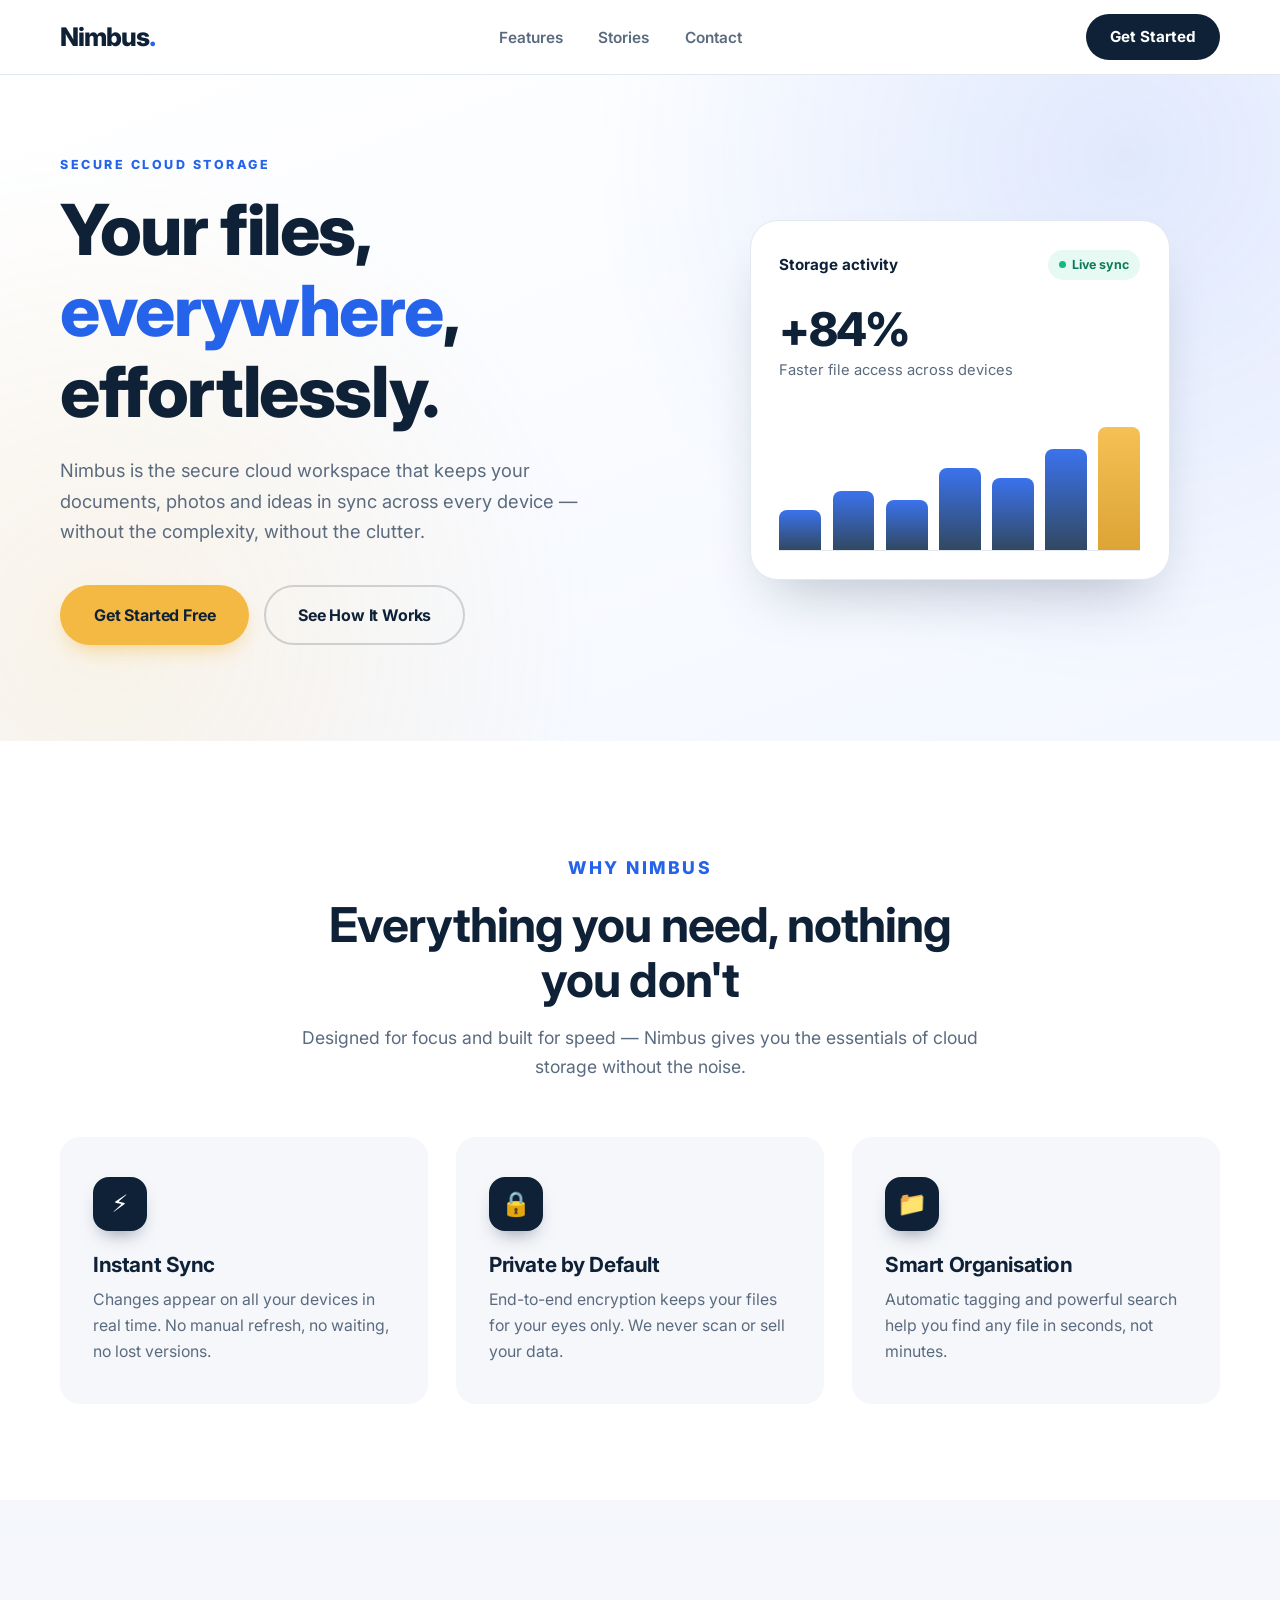
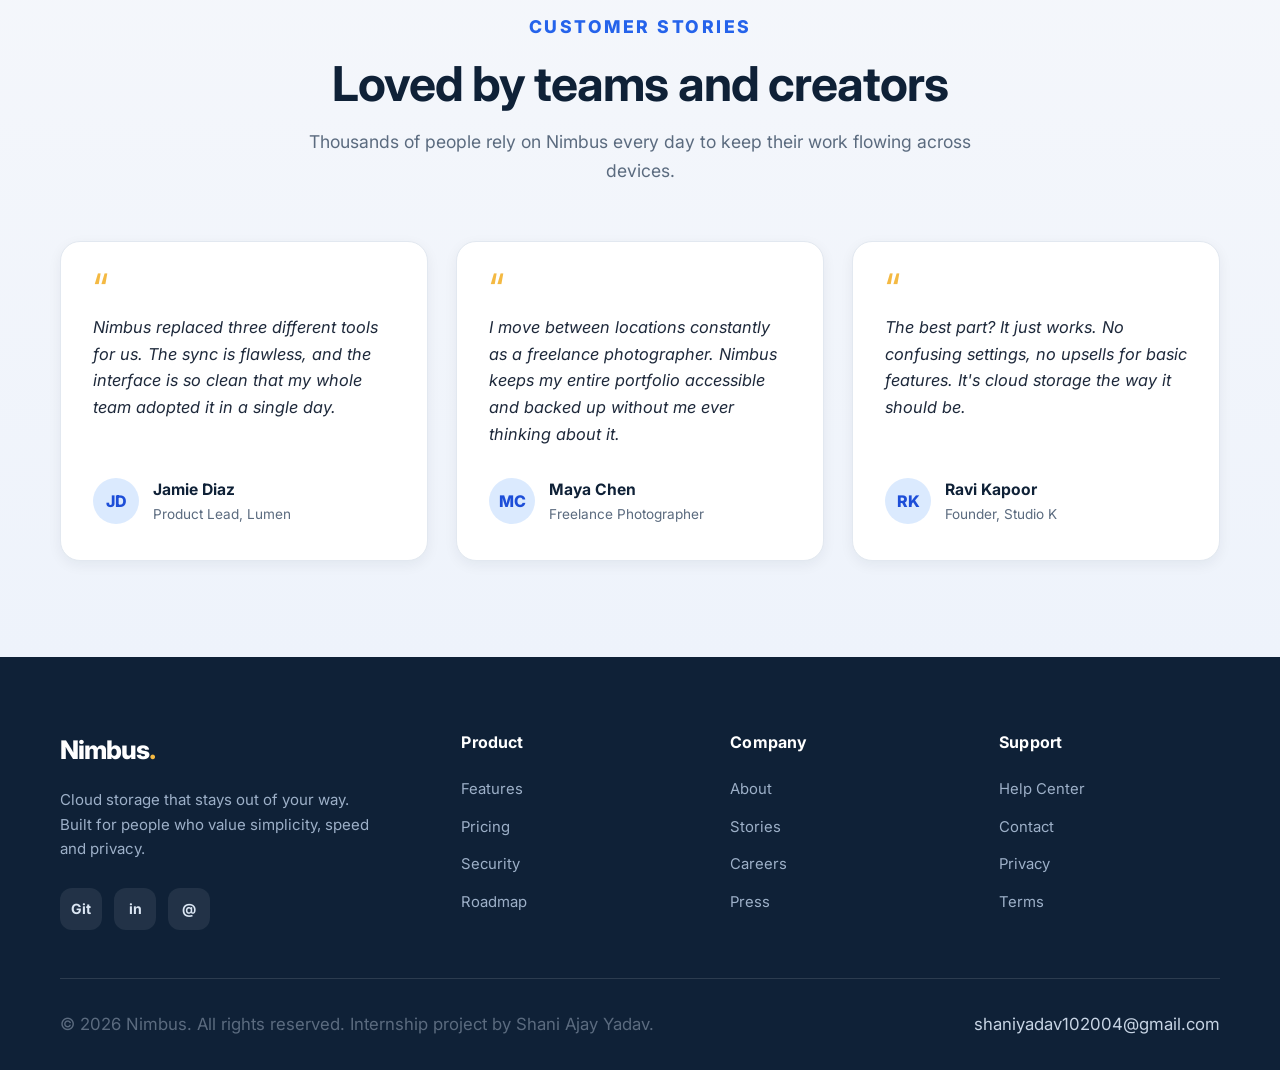
<file: WebDev-L1-LandingPage/index.html>
<!DOCTYPE html>
<html lang="en">
<head>
  <meta charset="UTF-8">
  <meta name="viewport" content="width=device-width, initial-scale=1.0">
  <meta name="description" content="Nimbus — secure cloud storage that keeps your files in sync across every device.">
  <title>Nimbus — Your files, everywhere, effortlessly</title>
  <link rel="stylesheet"  href="style.css">
  <link rel="preconnect" href="https://fonts.googleapis.com">
  <link rel="preconnect" href="https://fonts.gstatic.com" crossorigin>
  <link href="https://fonts.googleapis.com/css2?family=Inter:opsz,wght@14..32,400;14..32,500;14..32,600;14..32,700;14..32,800&display=swap" rel="stylesheet">
  <style>
    </style>
</head>
<body>

  <!-- ============================================================
       STICKY NAVIGATION BAR
       ============================================================ -->
  <header class="site-header">
    <nav class="navbar container" aria-label="Main navigation">
      <a href="#top" class="logo">Nimbus<span>.</span></a>

      <ul class="nav-links">
        <li><a href="#features">Features</a></li>
        <li><a href="#stories">Stories</a></li>
        <li><a href="#contact">Contact</a></li>
      </ul>

      <a href="#contact" class="nav-cta">Get Started</a>
    </nav>
  </header>

  <main id="top">

    <!-- ============================================================
         HERO SECTION
         ============================================================ -->
    <section class="hero" aria-labelledby="hero-heading">
      <div class="container hero-grid">

        <!-- Hero copy -->
        <div class="hero-copy">
          <p class="eyebrow">Secure cloud storage</p>
          <h1 id="hero-heading">
            Your files, <span class="accent">everywhere</span>, effortlessly.
          </h1>
          <p class="hero-subheadline">
            Nimbus is the secure cloud workspace that keeps your documents,
            photos and ideas in sync across every device — without the
            complexity, without the clutter.
          </p>

          <div class="hero-actions">
            <a href="#contact" class="btn btn-primary">Get Started Free</a>
            <a href="#features" class="btn btn-outline">See How It Works</a>
          </div>
        </div>

        <!-- Hero illustration (CSS-only, no images) -->
        <div class="hero-visual" aria-hidden="true">
          <div class="visual-card">
            <div class="visual-top">
              <span class="visual-title">Storage activity</span>
              <span class="visual-badge">Live sync</span>
            </div>

            <div class="visual-stat">+84%</div>
            <p class="visual-caption">Faster file access across devices</p>

            <div class="visual-chart">
              <span></span>
              <span></span>
              <span></span>
              <span></span>
              <span></span>
              <span></span>
              <span></span>
            </div>
          </div>
        </div>

      </div>
    </section>

    <!-- ============================================================
         FEATURES SECTION
         ============================================================ -->
    <section id="features" class="section features" aria-labelledby="features-heading">
      <div class="container">

        <div class="section-head">
          <p class="eyebrow">Why Nimbus</p>
          <h2 id="features-heading">Everything you need, nothing you don't</h2>
          <p>
            Designed for focus and built for speed — Nimbus gives you the
            essentials of cloud storage without the noise.
          </p>
        </div>

        <div class="features-grid">

          <article class="feature-card">
            <div class="feature-icon" aria-hidden="true">⚡</div>
            <h3>Instant Sync</h3>
            <p>
              Changes appear on all your devices in real time. No manual
              refresh, no waiting, no lost versions.
            </p>
          </article>

          <article class="feature-card">
            <div class="feature-icon" aria-hidden="true">🔒</div>
            <h3>Private by Default</h3>
            <p>
              End-to-end encryption keeps your files for your eyes only.
              We never scan or sell your data.
            </p>
          </article>

          <article class="feature-card">
            <div class="feature-icon" aria-hidden="true">📁</div>
            <h3>Smart Organisation</h3>
            <p>
              Automatic tagging and powerful search help you find any file
              in seconds, not minutes.
            </p>
          </article>

        </div>
      </div>
    </section>

    <!-- ============================================================
         TESTIMONIALS / STORIES SECTION
         ============================================================ -->
    <section id="stories" class="section stories" aria-labelledby="stories-heading">
      <div class="container">

        <div class="section-head">
          <p class="eyebrow">Customer stories</p>
          <h2 id="stories-heading">Loved by teams and creators</h2>
          <p>
            Thousands of people rely on Nimbus every day to keep their work
            flowing across devices.
          </p>
        </div>

        <div class="stories-grid">

          <article class="story-card">
            <p class="story-quote">
              Nimbus replaced three different tools for us. The sync is
              flawless, and the interface is so clean that my whole team
              adopted it in a single day.
            </p>
            <div class="story-person">
              <div class="story-avatar" aria-hidden="true">JD</div>
              <div>
                <div class="story-name">Jamie Diaz</div>
                <div class="story-role">Product Lead, Lumen</div>
              </div>
            </div>
          </article>

          <article class="story-card">
            <p class="story-quote">
              I move between locations constantly as a freelance photographer.
              Nimbus keeps my entire portfolio accessible and backed up
              without me ever thinking about it.
            </p>
            <div class="story-person">
              <div class="story-avatar" aria-hidden="true">MC</div>
              <div>
                <div class="story-name">Maya Chen</div>
                <div class="story-role">Freelance Photographer</div>
              </div>
            </div>
          </article>

          <article class="story-card">
            <p class="story-quote">
              The best part? It just works. No confusing settings, no upsells
              for basic features. It's cloud storage the way it should be.
            </p>
            <div class="story-person">
              <div class="story-avatar" aria-hidden="true">RK</div>
              <div>
                <div class="story-name">Ravi Kapoor</div>
                <div class="story-role">Founder, Studio K</div>
              </div>
            </div>
          </article>

        </div>
      </div>
    </section>

  </main>

  <!-- ============================================================
       FOOTER
       ============================================================ -->
  <footer id="contact" class="site-footer">
    <div class="container">

      <div class="footer-grid">

        <!-- Brand + socials -->
        <div class="footer-brand">
          <a href="#top" class="logo">Nimbus<span>.</span></a>
          <p>
            Cloud storage that stays out of your way. Built for people who
            value simplicity, speed and privacy.
          </p>

          <div class="footer-socials">
            <a href="https://github.com/shaniydvweb1010" target="_blank" rel="noopener" aria-label="GitHub">Git</a>
            <a href="https://www.linkedin.com/in/your-linkedin-profile" target="_blank" rel="noopener" aria-label="LinkedIn">in</a>
            <a href="mailto:shaniyadav102004@gmail.com" aria-label="Email">@</a>
          </div>
        </div>

        <!-- Product links -->
        <div class="footer-col">
          <h4>Product</h4>
          <ul>
            <li><a href="#features">Features</a></li>
            <li><a href="#">Pricing</a></li>
            <li><a href="#">Security</a></li>
            <li><a href="#">Roadmap</a></li>
          </ul>
        </div>

        <!-- Company links -->
        <div class="footer-col">
          <h4>Company</h4>
          <ul>
            <li><a href="#">About</a></li>
            <li><a href="#stories">Stories</a></li>
            <li><a href="#">Careers</a></li>
            <li><a href="#">Press</a></li>
          </ul>
        </div>

        <!-- Support links -->
        <div class="footer-col">
          <h4>Support</h4>
          <ul>
            <li><a href="#">Help Center</a></li>
            <li><a href="#contact">Contact</a></li>
            <li><a href="#">Privacy</a></li>
            <li><a href="#">Terms</a></li>
          </ul>
        </div>

      </div>

      <!-- Bottom bar -->
      <div class="footer-bottom">
        <p>© 2026 Nimbus. All rights reserved. Internship project by Shani Ajay Yadav.</p>
        <p>
          <a href="mailto:shaniyadav102004@gmail.com">shaniyadav102004@gmail.com</a>
        </p>
      </div>

    </div>
  </footer>

</body>
</html>
</file>
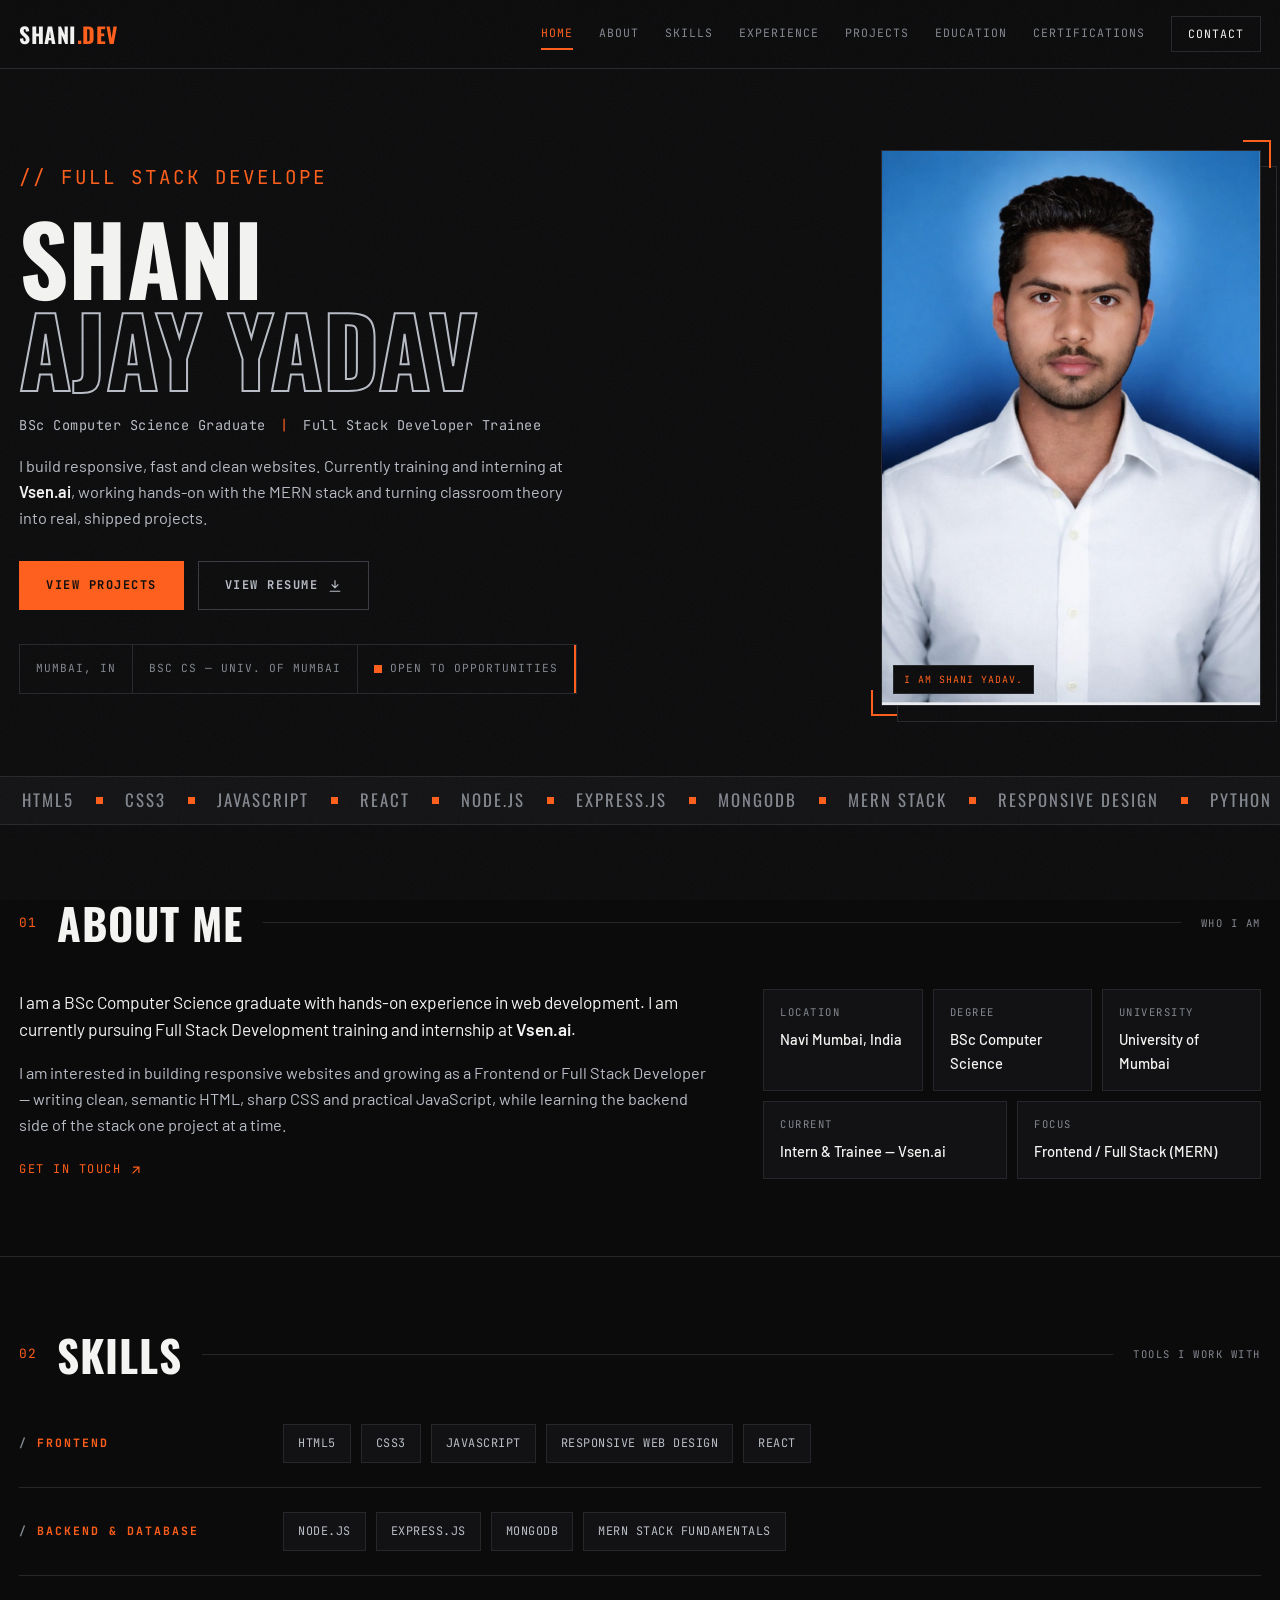
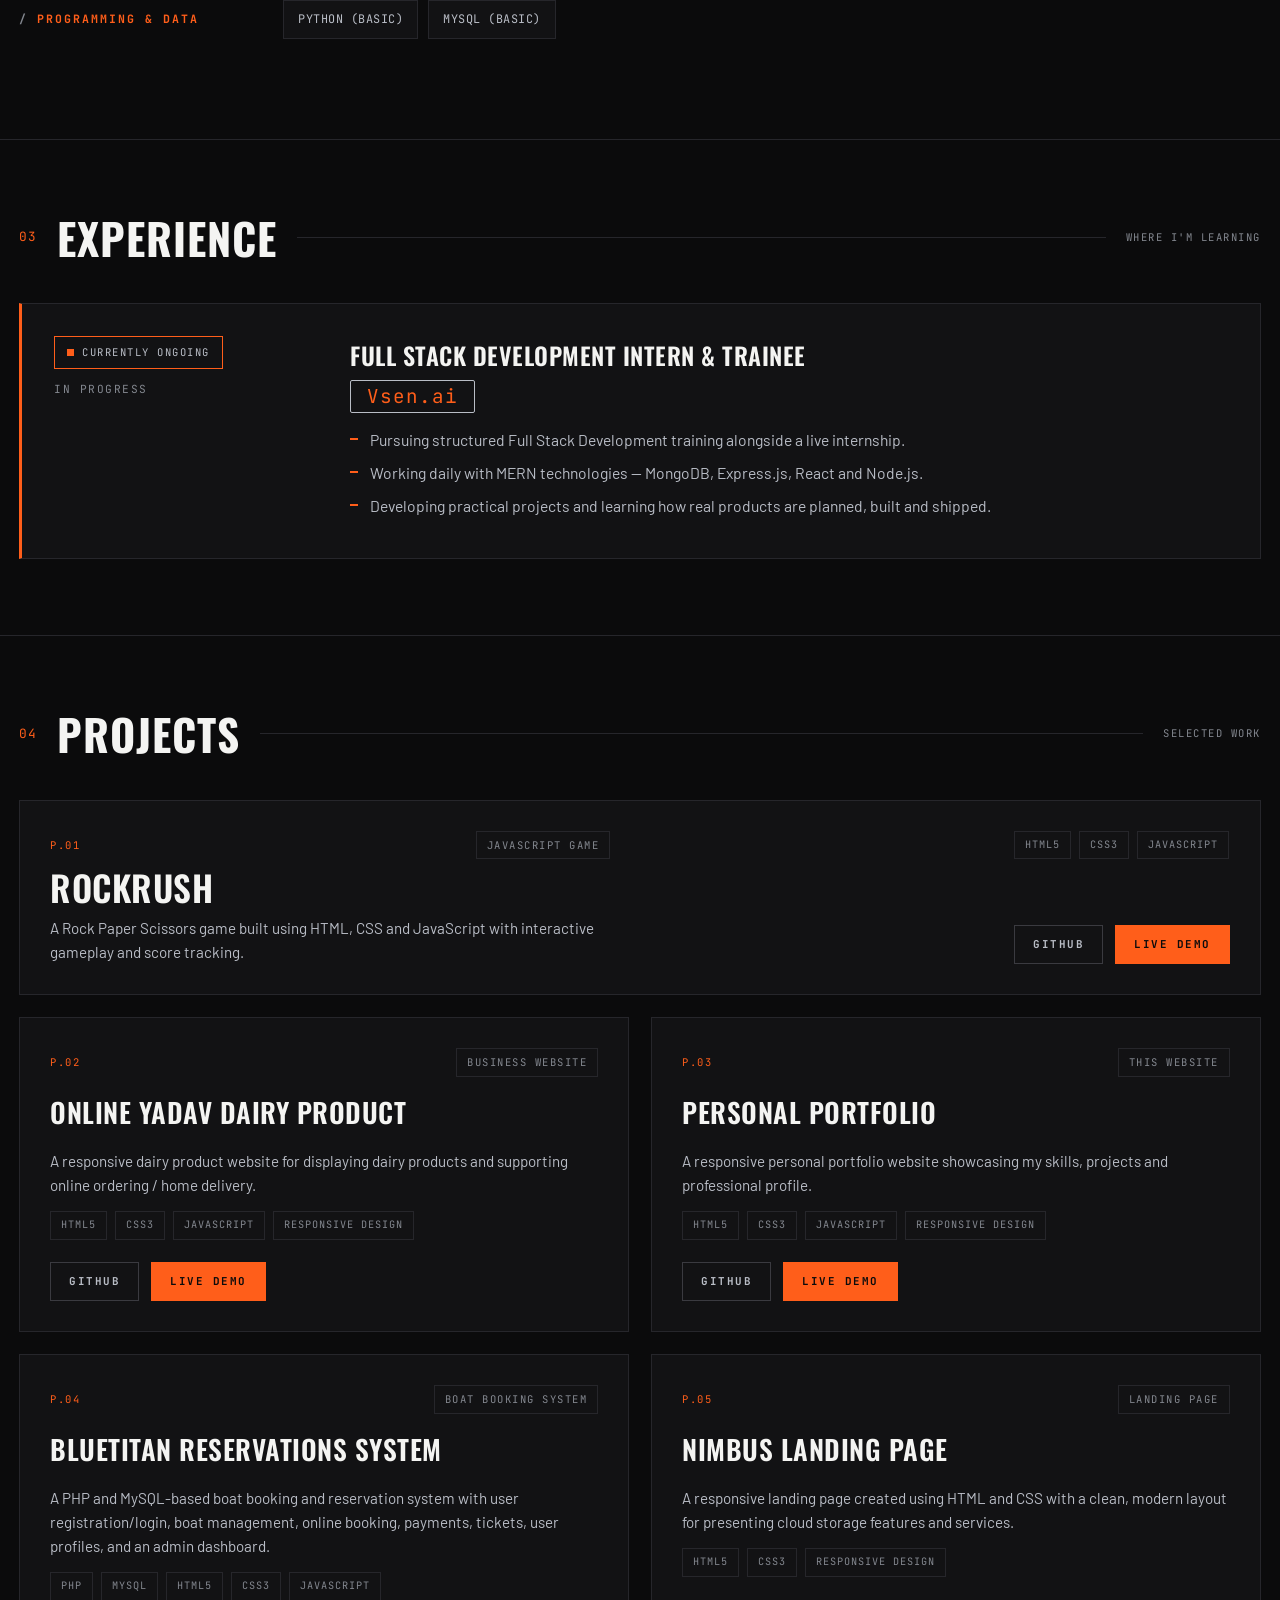
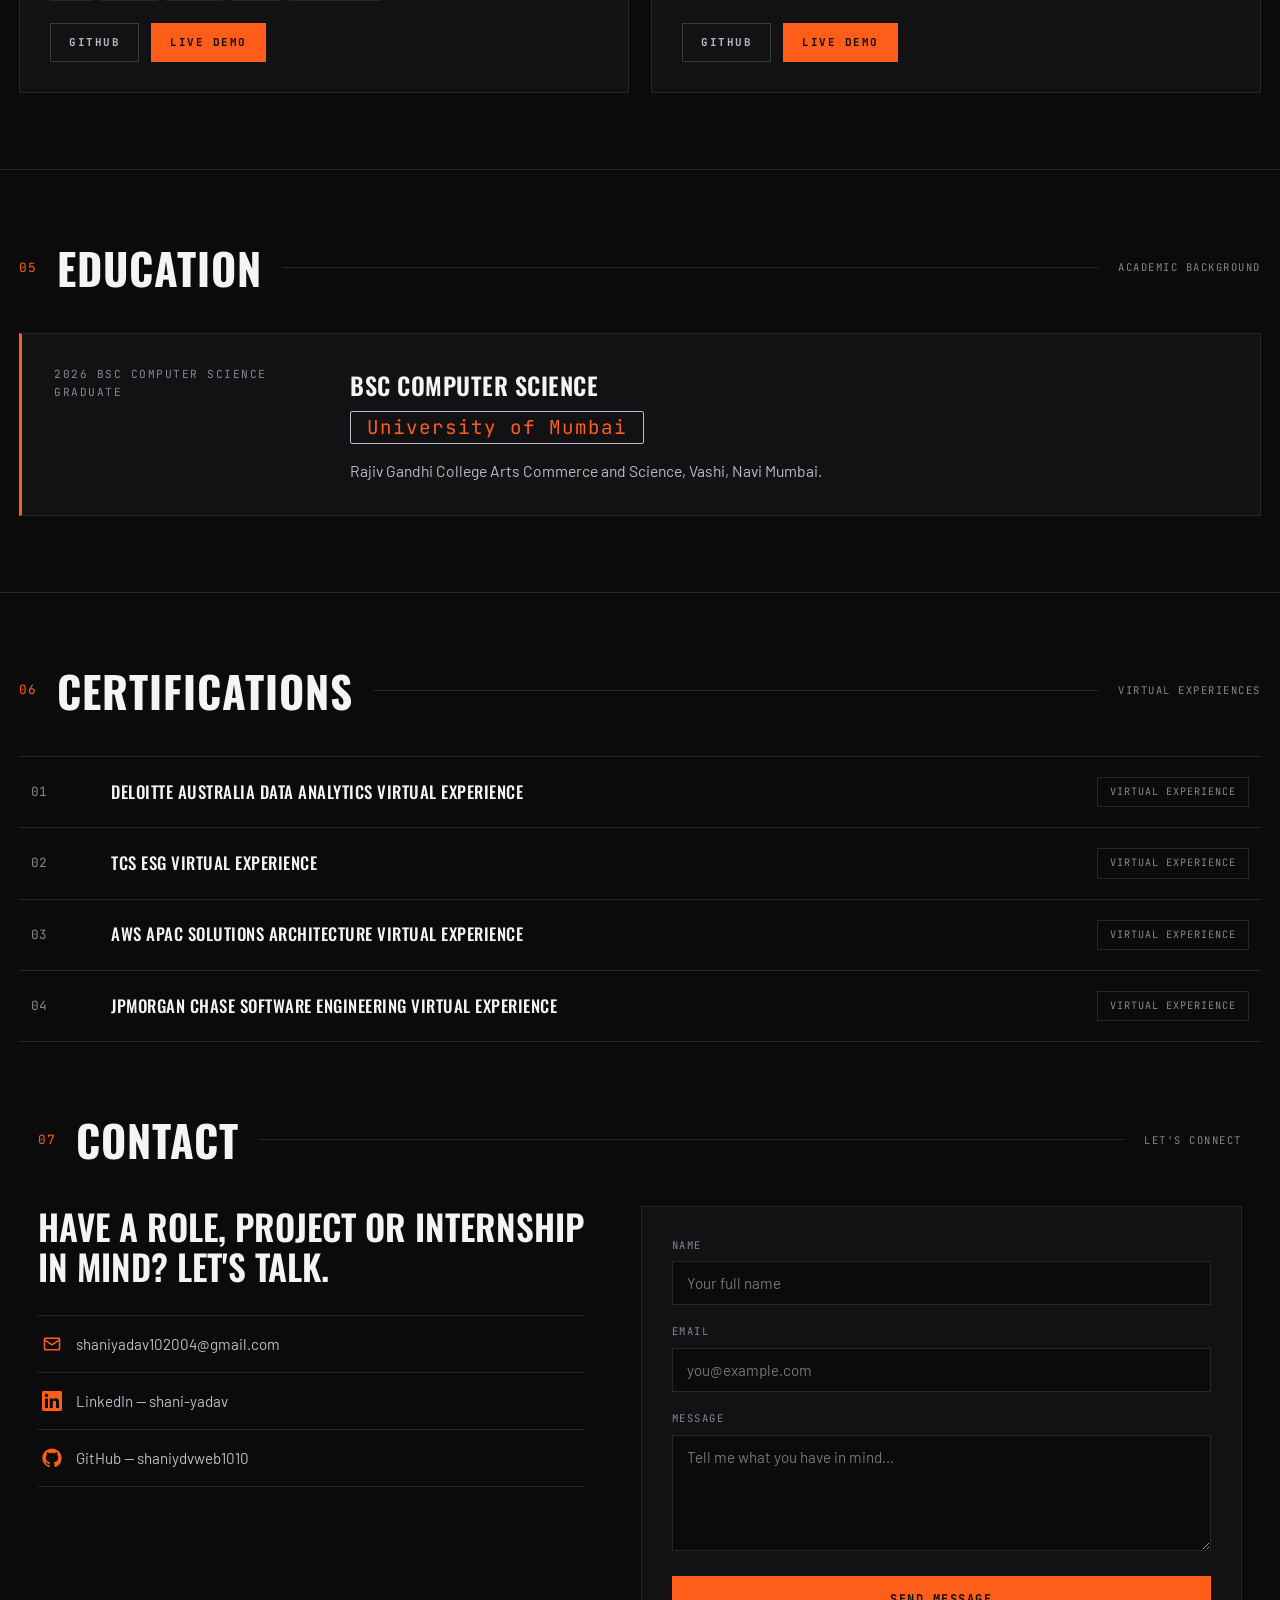
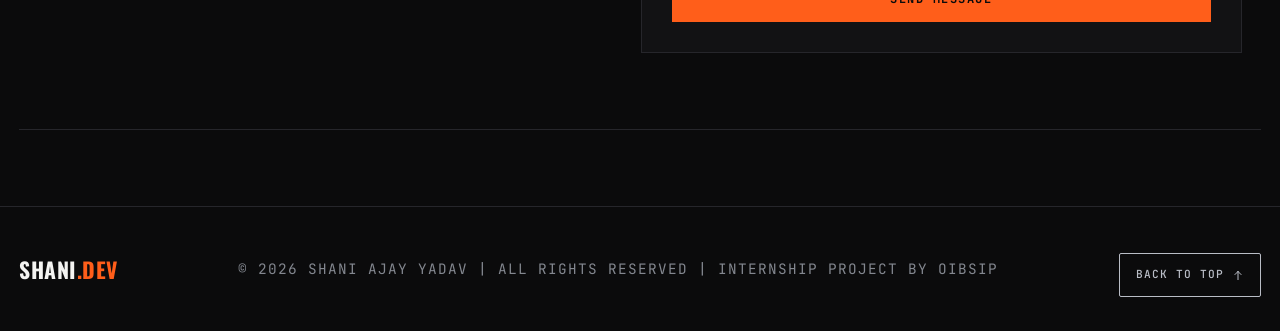
<file: WebDev-L2-PersonalPortfolio/index.html>
<!DOCTYPE html>
<html lang="en">

<head>
  <meta charset="UTF-8">
  <meta name="viewport" content="width=device-width, initial-scale=1.0">
  <title>Shani Ajay Yadav — Full Stack Developer Trainee</title>
  <meta name="description"
    content="Portfolio of Shani Ajay Yadav, BSc Computer Science graduate and Full Stack Developer trainee at Vsen.ai.">

  <!-- Google Fonts -->
  <link rel="preconnect" href="https://fonts.googleapis.com">
  <link rel="preconnect" href="https://fonts.gstatic.com" crossorigin>
  <link
    href="https://fonts.googleapis.com/css2?family=Oswald:wght@500;600;700&family=Barlow:wght@400;500;600&family=JetBrains+Mono:wght@400;500;700&display=swap"
    rel="stylesheet">

  <link rel="stylesheet" href="style.css">
</head>

<body>

  <!-- Skip link for keyboard users -->
  <a class="skip-link" href="#home">Skip to main content</a>

  <!-- Thin scroll progress bar -->
  <div class="progress-bar" aria-hidden="true"></div>

  <!-- ================= NAVBAR ================= -->
  <header class="navbar" id="navbar">
    <div class="container nav-inner">
      <a href="#home" class="logo">Shani<span>.dev</span></a>

      <nav class="nav-links" id="navLinks" aria-label="Main navigation">
        <a href="#home" class="active">Home</a>
        <a href="#about">About</a>
        <a href="#skills">Skills</a>
        <a href="#experience">Experience</a>
        <a href="#projects">Projects</a>
        <a href="#education">Education</a>
        <a href="#certifications">Certifications</a>
        <a href="#contact" class="nav-cta">Contact</a>
      </nav>
      <!-- <button id="themeToggle" class="theme-toggle">
        ☀️
      </button> -->
      <button class="nav-toggle" id="navToggle" aria-expanded="false" aria-controls="navLinks"
        aria-label="Toggle navigation menu">
        <span></span>
        <span></span>
      </button>
    </div>
  </header>

  <main>

    <!-- ================= HERO ================= -->
    <section id="home" class="hero">
      <div class="container hero-grid">
        <div class="hero-text">
          <p class="eyebrow" id="dynamicText">
            //
          </p>
          <h1 class="hero-name">
            <span class="solid">Shani</span>
            <span class="outline">Ajay Yadav</span>
          </h1>
          <p class="hero-role">BSc Computer Science Graduate <span class="slash">|</span> Full Stack Developer Trainee
          </p>
          <p class="hero-intro">
            I build responsive, fast and clean websites. Currently training and interning at
            <strong>Vsen.ai</strong>, working hands-on with the MERN stack and turning
            classroom theory into real, shipped projects.
          </p>
          <div class="hero-actions">
            <a href="#projects" class="btn btn-solid">
              View Projects
            </a>

            <a href="https://drive.google.com/file/d/1W1j0D2yxyaUOkufQmCOfHUCraqZIlc1m/view?usp=sharing"
              class="btn btn-ghost" target="_blank" rel="noopener noreferrer">

              View Resume

              <svg width="14" height="14" viewBox="0 0 24 24" fill="none" stroke="currentColor" stroke-width="2"
                stroke-linecap="square" aria-hidden="true">
                <path d="M12 3v12m0 0 5-5m-5 5-5-5M4 21h16" />
              </svg>

            </a>
          </div>
          <ul class="hero-facts">
            <li>Mumbai, IN</li>
            <li>BSc CS — Univ. of Mumbai</li>
            <li><span class="open-dot" aria-hidden="true"></span>Open to opportunities</li>
          </ul>
        </div>

        <div class="hero-photo">
          <div class="photo-wrap">
            <span class="corner" aria-hidden="true"></span>
            <img src="shani yadav image.jpeg" alt="Portrait photograph of Shani Ajay Yadav" width="440" height="540">
            <p class="photo-tag">I AM SHANI YADAV.</p>
          </div>
        </div>
      </div>
    </section>

    <!-- ================= SKILL MARQUEE (decorative) ================= -->
    <div class="marquee" aria-hidden="true">
      <div class="marquee-track">
        <div class="marquee-content">
          <span>HTML5</span><i></i><span>CSS3</span><i></i><span>JavaScript</span><i></i><span>React</span><i></i><span>Node.js</span><i></i><span>Express.js</span><i></i><span>MongoDB</span><i></i><span>MERN
            Stack</span><i></i><span>Responsive Design</span><i></i><span>Python</span><i></i><span>MySQL</span><i></i>
        </div>
        <div class="marquee-content">
          <span>HTML5</span><i></i><span>CSS3</span><i></i><span>JavaScript</span><i></i><span>React</span><i></i><span>Node.js</span><i></i><span>Express.js</span><i></i><span>MongoDB</span><i></i><span>MERN
            Stack</span><i></i><span>Responsive Design</span><i></i><span>Python</span><i></i><span>MySQL</span><i></i>
        </div>
      </div>
    </div>

    <!-- ================= ABOUT ================= -->
    <section id="about" class="section">
      <div class="container">
        <header class="section-head reveal">
          <span class="sec-num">01</span>
          <h2>About Me</h2>
          <span class="sec-line" aria-hidden="true"></span>
          <span class="sec-note">Who I am</span>
        </header>

        <div class="about-grid">
          <div class="about-text reveal">
            <p>I am a BSc Computer Science graduate with hands-on experience in web development. I am currently pursuing
              Full Stack Development training and internship at <strong>Vsen.ai</strong>.</p>
            <p>I am interested in building responsive websites and growing as a Frontend or Full Stack Developer —
              writing clean, semantic HTML, sharp CSS and practical JavaScript, while learning the backend side of the
              stack one project at a time.</p>
            <a href="#contact" class="text-link">
              Get in touch
              <svg width="14" height="14" viewBox="0 0 24 24" fill="none" stroke="currentColor" stroke-width="2"
                stroke-linecap="square" aria-hidden="true">
                <path d="M7 17 17 7M8 7h9v9" />
              </svg>
            </a>
          </div>

          <aside class="about-facts reveal" aria-label="Quick facts">
            <div class="fact"><span class="fact-label">Location</span><span class="fact-value">Navi Mumbai, India</span>
            </div>
            <div class="fact"><span class="fact-label">Degree</span><span class="fact-value">BSc Computer Science</span>
            </div>
            <div class="fact"><span class="fact-label">University</span><span class="fact-value">University of
                Mumbai</span></div>
            <div class="fact"><span class="fact-label">Current</span><span class="fact-value">Intern &amp; Trainee —
                Vsen.ai</span></div>
            <div class="fact"><span class="fact-label">Focus</span><span class="fact-value">Frontend / Full Stack
                (MERN)</span></div>
          </aside>
        </div>
      </div>
    </section>

    <!-- ================= SKILLS ================= -->
    <section id="skills" class="section">
      <div class="container">
        <header class="section-head reveal">
          <span class="sec-num">02</span>
          <h2>Skills</h2>
          <span class="sec-line" aria-hidden="true"></span>
          <span class="sec-note">Tools I work with</span>
        </header>

        <div class="skill-rows">
          <div class="skill-row reveal">
            <h3 class="skill-group">Frontend</h3>
            <ul class="skill-tags">
              <li>HTML5</li>
              <li>CSS3</li>
              <li>JavaScript</li>
              <li>Responsive Web Design</li>
              <li>React</li>
            </ul>
          </div>
          <div class="skill-row reveal">
            <h3 class="skill-group">Backend &amp; Database</h3>
            <ul class="skill-tags">
              <li>Node.js</li>
              <li>Express.js</li>
              <li>MongoDB</li>
              <li>MERN Stack Fundamentals</li>
            </ul>
          </div>
          <div class="skill-row reveal">
            <h3 class="skill-group">Programming &amp; Data</h3>
            <ul class="skill-tags">
              <li>Python (Basic)</li>
              <li>MySQL (Basic)</li>
            </ul>
          </div>
        </div>
      </div>
    </section>

    <!-- ================= EXPERIENCE ================= -->
    <section id="experience" class="section">
      <div class="container">
        <header class="section-head reveal">
          <span class="sec-num">03</span>
          <h2>Experience</h2>
          <span class="sec-line" aria-hidden="true"></span>
          <span class="sec-note">Where I'm learning</span>
        </header>

        <article class="record reveal">
          <div class="record-meta">
            <span class="badge-current"><span class="pulse-dot" aria-hidden="true"></span>Currently Ongoing</span>
            <span class="record-date">In progress</span>
          </div>
          <div class="record-body">
            <h3>Full Stack Development Intern &amp; Trainee</h3>
            <div class="record-orgs">
            </div>
            <a href="https://www.vsen.ai/" target="_blank" rel="noopener noreferrer" class="record-org">
              Vsen.ai
            </a>
            <ul class="record-points">
              <li>Pursuing structured Full Stack Development training alongside a live internship.</li>
              <li>Working daily with MERN technologies — MongoDB, Express.js, React and Node.js.</li>
              <li>Developing practical projects and learning how real products are planned, built and shipped.</li>
            </ul>
          </div>
        </article>
      </div>
    </section>

    <!-- ================= PROJECTS ================= -->
    <section id="projects" class="section">
      <div class="container">
        <header class="section-head reveal">
          <span class="sec-num">04</span>
          <h2>Projects</h2>
          <span class="sec-line" aria-hidden="true"></span>
          <span class="sec-note">Selected work</span>
        </header>

        <div class="project-grid">
          <!-- Featured project -->
          <article class="project-card featured reveal">
            <div class="featured-main">
              <div class="project-top">
                <span class="project-num">P.01</span>
                <span class="project-type">JavaScript Game</span>
              </div>
              <h3>RockRush</h3>
              <p>A Rock Paper Scissors game built using HTML, CSS and JavaScript with interactive gameplay and score
                tracking.</p>
            </div>
            <div class="featured-side">
              <ul class="tech-tags">
                <li>HTML5</li>
                <li>CSS3</li>
                <li>JavaScript</li>
              </ul>
              <div class="project-links">
                <a href="https://github.com/shaniydvweb1010/js-new-project" class="btn btn-small btn-ghost">GitHub</a>
                <a href="https://rockrush-rock-paper-scissors.netlify.app/" target="_blank" rel="noopener"
                  class="btn btn-small btn-solid">Live Demo</a>
              </div>
            </div>
          </article>

          <article class="project-card reveal">
            <div class="project-top">
              <span class="project-num">P.02</span>
              <span class="project-type">Business Website</span>
            </div>
            <h3>Online Yadav Dairy Product</h3>
            <p>A responsive dairy product website for displaying dairy products and supporting online ordering / home
              delivery.</p>
            <ul class="tech-tags">
              <li>HTML5</li>
              <li>CSS3</li>
              <li>JavaScript</li>
              <li>Responsive Design</li>
            </ul>
            <div class="project-links">
              <a href="https://github.com/shaniydvweb1010/Online---Yadav-Dairy-Products." target="_blank" rel="noopener"
                class="btn btn-small btn-ghost">GitHub</a>
              <a href="https://online-yadav-dairy-producats.netlify.app" target="_blank" rel="noopener"
                class="btn btn-small btn-solid">Live Demo</a>
            </div>
          </article>

          <article class="project-card reveal">
            <div class="project-top">
              <span class="project-num">P.03</span>
              <span class="project-type">This Website</span>
            </div>
            <h3>Personal Portfolio</h3>
            <p>A responsive personal portfolio website showcasing my skills, projects and professional profile.</p>
            <ul class="tech-tags">
              <li>HTML5</li>
              <li>CSS3</li>
              <li>JavaScript</li>
              <li>Responsive Design</li>
            </ul>
            <div class="project-links">
              <a href="https://github.com/shaniydvweb1010/Shani-Yadav---Portfolio" target="_blank" rel="noopener"
                class="btn btn-small btn-ghost">GitHub</a>
              <a href="#" target="_blank" rel="noopener" class="btn btn-small btn-solid">Live Demo</a>
            </div>
          </article>
       

    <!-- ================= PROJECT 04 ================= -->
    <article class="project-card reveal">
      <div class="project-top">
        <span class="project-num">P.04</span>
        <span class="project-type">Boat Booking System</span>
      </div>

      <h3>BLUETITAN Reservations System</h3>

      <p>
        A PHP and MySQL-based boat booking and reservation system with user
        registration/login, boat management, online booking, payments, tickets,
        user profiles, and an admin dashboard.
      </p>

      <ul class="tech-tags">
        <li>PHP</li>
        <li>MySQL</li>
        <li>HTML5</li>
        <li>CSS3</li>
        <li>JavaScript</li>
      </ul>

      <div class="project-links">
        <a href="https://github.com/shaniydvweb1010/BLUETITAN-RESERVATIONS-SYSTEM" target="_blank" rel="noopener"
          class="btn btn-small btn-ghost">
          GitHub
        </a>

        <a href="#" target="_blank" rel="noopener" class="btn btn-small btn-solid">
          Live Demo
        </a>
      </div>
    </article>
    <!-- ================= PROJECT 05 ================= -->
    <article class="project-card reveal">
      <div class="project-top">
        <span class="project-num">P.05</span>
        <span class="project-type">Landing Page</span>
      </div>

      <h3>Nimbus Landing Page</h3>

      <p>
        A responsive landing page created using HTML and CSS with a clean,
        modern layout for presenting cloud storage features and services.
      </p>

      <ul class="tech-tags">
        <li>HTML5</li>
        <li>CSS3</li>
        <li>Responsive Design</li>
      </ul>

      <div class="project-links">
        <a href="https://github.com/shaniydvweb1010/OIBSIP/tree/main/WebDev-L1-LandingPage" target="_blank"
          rel="noopener" class="btn btn-small btn-ghost">
          GitHub
        </a>

        <a href="https://webdev-l1-landingpage.netlify.app/#features" target="_blank" rel="noopener"
          class="btn btn-small btn-solid">
          Live Demo
        </a>
       </div>
      </article>
       </div>
      </div>
    </section>

    <!-- ================= EDUCATION ================= -->
    <section id="education" class="section">
      <div class="container">
        <header class="section-head reveal">
          <span class="sec-num">05</span>
          <h2>Education</h2>
          <span class="sec-line" aria-hidden="true"></span>
          <span class="sec-note">Academic background</span>
        </header>

        <article class="record reveal">
          <div class="record-meta">
            <span class="record-date">2026 BSc Computer Science Graduate</span>
          </div>
          <div class="record-body">
            <h3>BSc Computer Science</h3>
            <p class="record-org">University of Mumbai</p>
            <p>Rajiv Gandhi College Arts Commerce and Science, Vashi, Navi Mumbai.</p>
          </div>
        </article>
      </div>
    </section>

    <!-- ================= CERTIFICATIONS ================= -->
    <section id="certifications" class="section">
      <div class="container">
        <header class="section-head reveal">
          <span class="sec-num">06</span>
          <h2>Certifications</h2>
          <span class="sec-line" aria-hidden="true"></span>
          <span class="sec-note">Virtual experiences</span>
        </header>

        <ol class="cert-list reveal">
          <li class="cert-item">
            <span class="cert-num">01</span>
            <h3>Deloitte Australia Data Analytics Virtual Experience</h3>
            <a href="https://www.theforage.com/completion-certificates/9PBTqmSxAf6zZTseP/io9DzWKe3PTsiS6GG_9PBTqmSxAf6zZTseP_oSwhyWQDZERZEivdg_1768742531291_completion_certificate.pdf"
              target="_blank" rel="noopener noreferrer" class="cert-type cert-link">
              Virtual Experience
            </a>
          </li>

          <li class="cert-item">
            <span class="cert-num">02</span>
            <h3>TCS ESG Virtual Experience</h3>

            <a href="https://www.theforage.com/completion-certificates/ifobHAoMjQs9s6bKS/N8Muuhk6XsXgMTeu2_ifobHAoMjQs9s6bKS_oSwhyWQDZERZEivdg_1768738005767_completion_certificate.pdf"
              target="_blank" rel="noopener noreferrer" class="cert-type cert-link">
              Virtual Experience
            </a>
          </li>

          <li class="cert-item">
            <span class="cert-num">03</span>
            <h3>AWS APAC Solutions Architecture Virtual Experience</h3>

            <a href="https://www.theforage.com/completion-certificates/pmnMSL4QiQ9JCgE3W/kkE9HyeNcw6rwCRGw_pmnMSL4QiQ9JCgE3W_oSwhyWQDZERZEivdg_1768738208704_completion_certificate.pdf"
              target="_blank" rel="noopener noreferrer" class="cert-type cert-link">
              Virtual Experience
            </a>
          </li>

          <li class="cert-item">
            <span class="cert-num">04</span>
            <h3>JPMorgan Chase Software Engineering Virtual Experience</h3>

            <a href="https://www.theforage.com/completion-certificates/Sj7temL583QAYpHXD/E6McHJDKsQYh79moz_Sj7temL583QAYpHXD_oSwhyWQDZERZEivdg_1768732224395_completion_certificate.pdf"
              target="_blank" rel="noopener noreferrer" class="cert-type cert-link">
              Virtual Experience
            </a>
          </li>

        </ol>

        <!-- ================= CONTACT ================= -->
        <section id="contact" class="section">
          <div class="container">
            <header class="section-head reveal">
              <span class="sec-num">07</span>
              <h2>Contact</h2>
              <span class="sec-line" aria-hidden="true"></span>
              <span class="sec-note">Let's connect</span>
            </header>

            <div class="contact-grid">
              <div class="contact-info reveal">
                <h3 class="contact-title">Have a role, project or internship in mind? Let's talk.</h3>
                <ul class="contact-list">
                  <li>
                    <a href="mailto:shaniyadav102004@gmail.com">
                      <svg width="20" height="20" viewBox="0 0 24 24" fill="none" stroke="currentColor"
                        stroke-width="1.8" stroke-linecap="square" aria-hidden="true">
                        <rect x="3" y="5" width="18" height="14" rx="1" />
                        <path d="m3 7 9 6 9-6" />
                      </svg>
                      <span>shaniyadav102004@gmail.com</span>
                    </a>
                  </li>
                  <li>
                    <a href="https://www.linkedin.com/in/shani-yadav-45841534b/" target="_blank" rel="noopener">
                      <svg width="20" height="20" viewBox="0 0 24 24" fill="currentColor" aria-hidden="true">
                        <path
                          d="M20.45 20.45h-3.55v-5.57c0-1.33-.03-3.04-1.85-3.04-1.85 0-2.14 1.45-2.14 2.94v5.67H9.36V9h3.41v1.56h.05c.47-.9 1.63-1.85 3.36-1.85 3.6 0 4.27 2.37 4.27 5.45v6.29zM5.34 7.43a2.06 2.06 0 1 1 0-4.12 2.06 2.06 0 0 1 0 4.12zM7.12 20.45H3.55V9h3.57v11.45zM22.22 0H1.77C.79 0 0 .77 0 1.72v20.55C0 23.23.79 24 1.77 24h20.45c.98 0 1.78-.77 1.78-1.73V1.72C24 .77 23.2 0 22.22 0z" />
                      </svg>
                      <span>LinkedIn — shani-yadav</span>
                    </a>
                  </li>
                  <li>
                    <a href="https://github.com/shaniydvweb1010" target="_blank" rel="noopener">
                      <svg width="20" height="20" viewBox="0 0 24 24" fill="currentColor" aria-hidden="true">
                        <path
                          d="M12 .5C5.65.5.5 5.65.5 12c0 5.08 3.29 9.39 7.86 10.91.58.1.79-.25.79-.55v-2.17c-3.2.7-3.87-1.37-3.87-1.37-.52-1.33-1.28-1.69-1.28-1.69-1.05-.71.08-.7.08-.7 1.16.08 1.77 1.19 1.77 1.19 1.03 1.77 2.7 1.26 3.36.96.1-.75.4-1.26.73-1.55-2.55-.29-5.23-1.28-5.23-5.68 0-1.26.45-2.29 1.19-3.09-.12-.29-.52-1.46.11-3.05 0 0 .97-.31 3.18 1.18a11 11 0 0 1 5.8 0c2.2-1.49 3.17-1.18 3.17-1.18.63 1.59.23 2.76.11 3.05.74.8 1.19 1.83 1.19 3.09 0 4.41-2.69 5.38-5.25 5.66.41.36.78 1.06.78 2.14v3.17c0 .31.21.66.8.55A10.52 10.52 0 0 0 23.5 12C23.5 5.65 18.35.5 12 .5z" />
                      </svg>
                      <span>GitHub — shaniydvweb1010</span>
                    </a>
                  </li>
                </ul>
              </div>

              <form id="contactForm" class="contact-form reveal" novalidate>
                <div class="field">
                  <label for="name">Name</label>
                  <input type="text" id="name" name="name" placeholder="Your full name" autocomplete="name">
                  <small class="error-msg" aria-live="polite"></small>
                </div>
                <div class="field">
                  <label for="email">Email</label>
                  <input type="email" id="email" name="email" placeholder="you@example.com" autocomplete="email">
                  <small class="error-msg" aria-live="polite"></small>
                </div>
                <div class="field">
                  <label for="message">Message</label>
                  <textarea id="message" name="message" rows="5"
                    placeholder="Tell me what you have in mind..."></textarea>
                  <small class="error-msg" aria-live="polite"></small>
                </div>
                <button type="submit" class="btn btn-solid btn-full">Send Message</button>
                <p class="form-success" id="formSuccess" hidden>
                  Thanks — your message passed validation. This is a front-end demo form, so nothing was sent yet;
                  please also reach out via email or LinkedIn.
                </p>
              </form>
            </div>
          </div>
        </section>
  </main>

  <!-- ================= FOOTER ================= -->
  <footer class="footer">
    <div class="container footer-inner">
      <a href="#home" class="logo">Shani<span>.dev</span></a>
      <p class="footer-copy">© <span id="year">2026</span> Shani Ajay Yadav | All Rights Reserved | Internship Project
        by OIBSIP</p>
      <a href="#home" class="back-top">
        Back to top
        <svg width="12" height="12" viewBox="0 0 24 24" fill="none" stroke="currentColor" stroke-width="2"
          stroke-linecap="square" aria-hidden="true">
          <path d="M12 21V5m0 0-6 6m6-6 6 6" />
        </svg>
      </a>
    </div>
  </footer>

  <script src="script.js"></script>
</body>

</html>
</file>
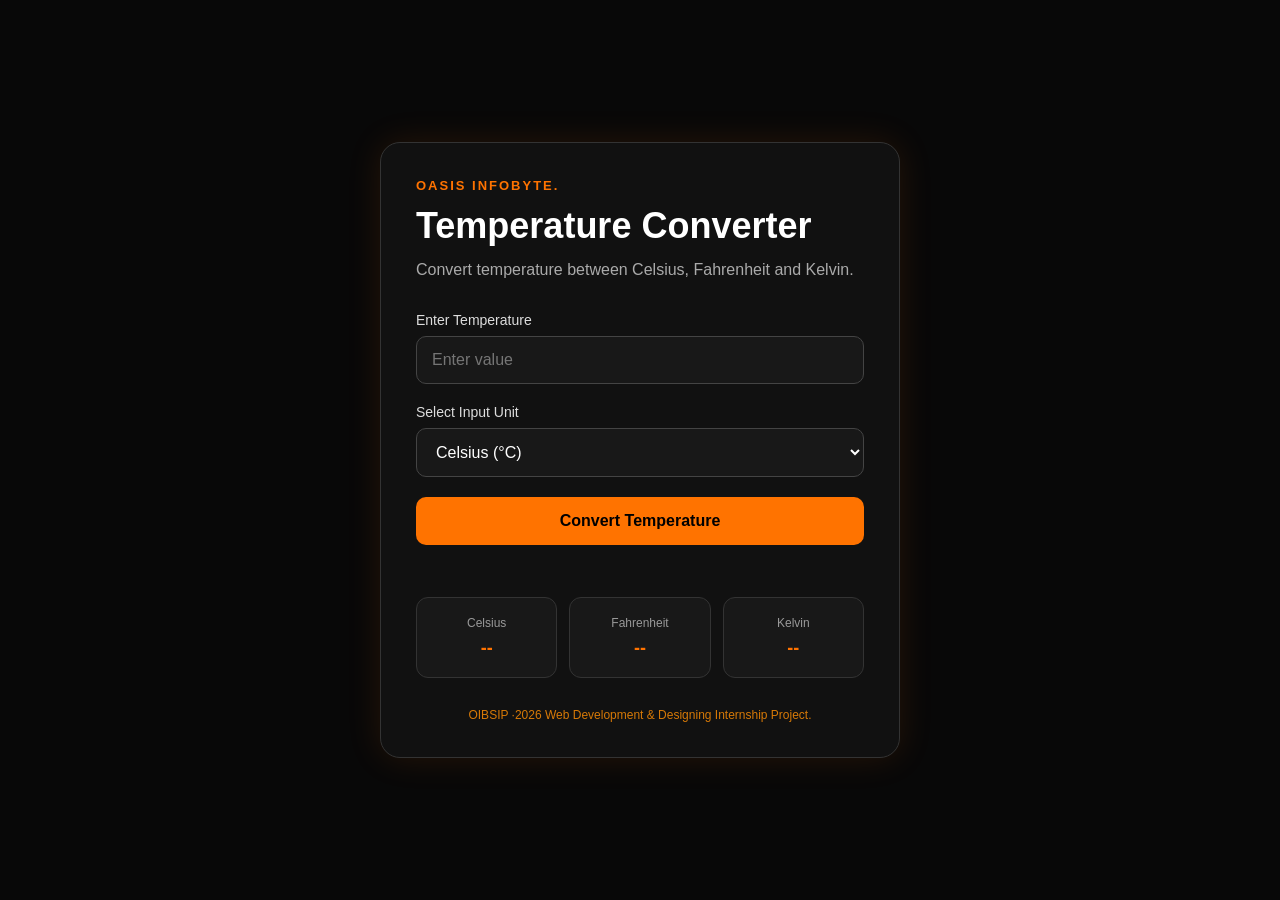
<file: WebDev-L3-TemperatureConverter/index.html>
<!DOCTYPE html>
<html lang="en">
<head>
    <meta charset="UTF-8">
    <meta name="viewport" content="width=device-width, initial-scale=1.0">
    <title>Temperature Converter | OIBSIP Task 3</title>
    <link rel="stylesheet" href="style.css">
</head>
<body>

    <main class="converter-container">

        <div class="converter-card">

            <p class="task-label">OASIS INFOBYTE.  </p>

            <h1>Temperature Converter</h1>

            <p class="subtitle">
                Convert temperature between Celsius, Fahrenheit and Kelvin.
            </p>

            <div class="input-group">
                <label for="temperature">Enter Temperature</label>

                <input
                    type="number"
                    id="temperature"
                    placeholder="Enter value"
                    step="any"
                >
            </div>

            <div class="input-group">
                <label for="unit">Select Input Unit</label>

                <select id="unit">
                    <option value="celsius">Celsius (°C)</option>
                    <option value="fahrenheit">Fahrenheit (°F)</option>
                    <option value="kelvin">Kelvin (K)</option>
                </select>
            </div>

            <button id="convertBtn">Convert Temperature</button>

            <p id="errorMessage"></p>

            <div class="results" id="results">

                <div class="result-box">
                    <span>Celsius</span>
                    <strong id="celsiusResult">--</strong>
                </div>

                <div class="result-box">
                    <span>Fahrenheit</span>
                    <strong id="fahrenheitResult">--</strong>
                </div>

                <div class="result-box">
                    <span>Kelvin</span>
                    <strong id="kelvinResult">--</strong>
                </div>

            </div>

            <footer>
                OIBSIP ·2026 Web Development & Designing  Internship Project.
            </footer>

        </div>

    </main>

    <script src="script.js"></script>
</body>
</html>
</file>
<file: WebDev-L1-LandingPage/style.css>
* {
      margin: 0;
      padding: 0;
      box-sizing: border-box;
    }

    :root {
      /* Colour palette — dark navy, blue, white, light gray, gold accent */
      --navy: #0f2137;
      --navy-light: #1b3450;
      --blue: #2563eb;
      --blue-dark: #1d4ed8;
      --blue-soft: #dbeafe;
      --gold: #f4b942;
      --gold-soft: #ffd966;
      --white: #ffffff;
      --gray-light: #f5f7fb;
      --gray-mid: #e2e8f0;
      --text-dark: #1e293b;
      --text-muted: #5b6b7f;

      /* Layout tokens */
      --radius-sm: 12px;
      --radius-md: 20px;
      --radius-lg: 28px;
      --max-width: 1160px;
      --shadow-sm: 0 4px 14px rgba(15, 33, 55, 0.06);
      --shadow-md: 0 18px 40px -18px rgba(15, 33, 55, 0.22);
      --shadow-lg: 0 30px 60px -24px rgba(15, 33, 55, 0.28);
    }

    html {
      scroll-behavior: smooth;
    }

    body {
      font-family: 'Inter', system-ui, -apple-system, 'Segoe UI', sans-serif;
      background-color: var(--white);
      color: var(--text-dark);
      line-height: 1.65;
      -webkit-font-smoothing: antialiased;
      overflow-x: hidden;
    }

    a {
      text-decoration: none;
      color: inherit;
    }

    ul {
      list-style: none;
    }

    img,
    svg {
      max-width: 100%;
      display: block;
    }

    /* ============================================================
       SHARED LAYOUT & TYPOGRAPHY
       ============================================================ */
    .container {
      width: min(var(--max-width), 92%);
      margin: 0 auto;
    }

    .section {
      padding: 6rem 0;
    }

    .eyebrow {
      font-size: 0.78rem;
      font-weight: 800;
      letter-spacing: 2.5px;
      text-transform: uppercase;
      color: var(--blue);
      margin-bottom: 0.9rem;
    }

    h1, h2, h3 {
      line-height: 1.15;
      letter-spacing: -0.02em;
      color: var(--navy);
    }

    h1 {
      font-size: clamp(2.6rem, 6vw, 4.4rem);
      font-weight: 800;
    }

    h2 {
      font-size: clamp(2rem, 4.2vw, 3rem);
      font-weight: 700;
    }

    h3 {
      font-size: 1.3rem;
      font-weight: 700;
    }

    p {
      color: var(--text-muted);
      font-size: 1.05rem;
    }

    /* ============================================================
       BUTTONS
       ============================================================ */
    .btn {
      display: inline-flex;
      align-items: center;
      justify-content: center;
      gap: 0.5rem;
      padding: 0.95rem 2rem;
      border-radius: 50px;
      font-weight: 700;
      font-size: 1rem;
      letter-spacing: -0.01em;
      border: 2px solid transparent;
      transition: transform 0.2s ease, background 0.2s ease,
                  box-shadow 0.2s ease, color 0.2s ease;
      cursor: pointer;
    }

    .btn-primary {
      background-color: var(--gold);
      color: var(--navy);
      box-shadow: 0 10px 22px -10px rgba(244, 185, 66, 0.75);
    }

    .btn-primary:hover {
      background-color: var(--gold-soft);
      transform: translateY(-3px);
      box-shadow: 0 18px 28px -12px rgba(244, 185, 66, 0.9);
    }

    .btn-outline {
      background-color: transparent;
      color: var(--navy);
      border-color: rgba(15, 33, 55, 0.18);
    }

    .btn-outline:hover {
      border-color: var(--blue);
      color: var(--blue);
      background-color: var(--blue-soft);
      transform: translateY(-3px);
    }

    /* ============================================================
       STICKY NAVIGATION
       ============================================================ */
    .site-header {
      position: sticky;
      top: 0;
      z-index: 1000;
      background-color: rgba(255, 255, 255, 0.9);
      backdrop-filter: blur(12px);
      -webkit-backdrop-filter: blur(12px);
      border-bottom: 1px solid var(--gray-mid);
    }

    .navbar {
      min-height: 74px;
      display: flex;
      align-items: center;
      justify-content: space-between;
      gap: 1.5rem;
      flex-wrap: wrap;
    }

    .logo {
      font-size: 1.6rem;
      font-weight: 800;
      letter-spacing: -0.04em;
      color: var(--navy);
    }

    .logo span {
      color: var(--blue);
    }

    .nav-links {
      display: flex;
      align-items: center;
      gap: 2.2rem;
    }

    .nav-links a {
      font-size: 0.96rem;
      font-weight: 600;
      color: var(--text-muted);
      padding: 0.35rem 0;
      border-bottom: 2px solid transparent;
      transition: color 0.2s ease, border-color 0.2s ease;
    }

    .nav-links a:hover {
      color: var(--blue);
      border-bottom-color: var(--gold);
    }

    .nav-cta {
      padding: 0.65rem 1.5rem;
      border-radius: 50px;
      background-color: var(--navy);
      color: var(--white);
      font-weight: 700;
      font-size: 0.95rem;
      transition: background 0.2s ease, transform 0.2s ease;
    }

    .nav-cta:hover {
      background-color: var(--blue);
      transform: translateY(-2px);
    }

    /* ============================================================
       HERO SECTION
       ============================================================ */
    .hero {
      position: relative;
      padding: 5rem 0 6rem;
      background:
        radial-gradient(circle at 88% 12%, rgba(37, 99, 235, 0.12), transparent 42%),
        radial-gradient(circle at 8% 85%, rgba(244, 185, 66, 0.12), transparent 38%),
        linear-gradient(160deg, #ffffff 0%, #f3f7ff 100%);
      overflow: hidden;
    }

    .hero-grid {
      display: grid;
      grid-template-columns: 1.05fr 0.95fr;
      align-items: center;
      gap: 4rem;
    }

    .hero h1 {
      margin-bottom: 1.4rem;
    }

    .hero h1 .accent {
      color: var(--blue);
      position: relative;
      white-space: nowrap;
    }

    .hero-subheadline {
      max-width: 34rem;
      font-size: 1.15rem;
      margin-bottom: 2.4rem;
    }

    .hero-actions {
      display: flex;
      flex-wrap: wrap;
      gap: 0.9rem;
    }

    /* Hero illustration card */
    .hero-visual {
      position: relative;
      display: flex;
      justify-content: center;
    }

    .visual-card {
      width: 100%;
      max-width: 420px;
      padding: 1.8rem;
      border-radius: var(--radius-lg);
      background-color: var(--white);
      border: 1px solid var(--gray-mid);
      box-shadow: var(--shadow-lg);
    }

    .visual-top {
      display: flex;
      align-items: center;
      justify-content: space-between;
      margin-bottom: 1.6rem;
    }

    .visual-title {
      font-size: 0.95rem;
      font-weight: 700;
      color: var(--navy);
    }

    .visual-badge {
      display: inline-flex;
      align-items: center;
      gap: 0.35rem;
      font-size: 0.78rem;
      font-weight: 700;
      color: #0f7a5a;
      background-color: #e6faf3;
      padding: 0.3rem 0.7rem;
      border-radius: 50px;
    }

    .visual-badge::before {
      content: "";
      width: 7px;
      height: 7px;
      border-radius: 50%;
      background-color: #12b886;
    }

    .visual-stat {
      font-size: 2.9rem;
      font-weight: 800;
      letter-spacing: -0.04em;
      color: var(--navy);
      line-height: 1;
    }

    .visual-caption {
      font-size: 0.92rem;
      color: var(--text-muted);
      margin-top: 0.35rem;
    }

    /* CSS bar chart */
    .visual-chart {
      display: flex;
      align-items: flex-end;
      gap: 0.7rem;
      height: 140px;
      margin-top: 1.8rem;
      padding-top: 1rem;
      border-bottom: 1px solid var(--gray-mid);
    }

    .visual-chart span {
      flex: 1;
      border-radius: 8px 8px 0 0;
      background: linear-gradient(180deg, var(--blue) 0%, var(--navy-light) 100%);
      opacity: 0.9;
      transition: opacity 0.2s ease;
    }

    .visual-card:hover .visual-chart span {
      opacity: 1;
    }

    .visual-chart span:nth-child(1) { height: 32%; }
    .visual-chart span:nth-child(2) { height: 48%; }
    .visual-chart span:nth-child(3) { height: 40%; }
    .visual-chart span:nth-child(4) { height: 66%; }
    .visual-chart span:nth-child(5) { height: 58%; }
    .visual-chart span:nth-child(6) { height: 82%; }
    .visual-chart span:nth-child(7) { height: 100%; background: linear-gradient(180deg, var(--gold) 0%, #d99a1f 100%); }

    /* ============================================================
       FEATURES SECTION
       ============================================================ */
    .features {
      background-color: var(--white);
    }

    .section-head {
      max-width: 44rem;
      margin: 0 auto 3.5rem;
      text-align: center;
    }

    .section-head p {
      margin-top: 1rem;
      font-size: 1.1rem;
    }

    .features-grid {
      display: grid;
      grid-template-columns: repeat(3, 1fr);
      gap: 1.75rem;
    }

    .feature-card {
      padding: 2.4rem 2rem;
      border-radius: var(--radius-md);
      background-color: var(--gray-light);
      border: 1px solid transparent;
      transition: transform 0.25s ease, box-shadow 0.25s ease,
                  border-color 0.25s ease, background 0.25s ease;
    }

    .feature-card:hover {
      transform: translateY(-6px);
      background-color: var(--white);
      border-color: rgba(37, 99, 235, 0.2);
      box-shadow: var(--shadow-md);
    }

    .feature-icon {
      width: 54px;
      height: 54px;
      display: grid;
      place-items: center;
      margin-bottom: 1.4rem;
      border-radius: 16px;
      background-color: var(--navy);
      color: var(--white);
      font-size: 1.5rem;
      box-shadow: 0 10px 20px -10px rgba(15, 33, 55, 0.55);
    }

    .feature-card h3 {
      margin-bottom: 0.6rem;
    }

    .feature-card p {
      font-size: 0.99rem;
    }

    /* ============================================================
       TESTIMONIALS / STORIES SECTION
       ============================================================ */
    .stories {
      background:
        linear-gradient(180deg, var(--gray-light) 0%, #eef3fb 100%);
    }

    .stories-grid {
      display: grid;
      grid-template-columns: repeat(3, 1fr);
      gap: 1.75rem;
    }

    .story-card {
      display: flex;
      flex-direction: column;
      padding: 2.2rem 2rem;
      border-radius: var(--radius-md);
      background-color: var(--white);
      border: 1px solid var(--gray-mid);
      box-shadow: var(--shadow-sm);
      transition: transform 0.25s ease, box-shadow 0.25s ease;
    }

    .story-card:hover {
      transform: translateY(-5px);
      box-shadow: var(--shadow-md);
    }

    .story-quote {
      flex: 1;
      font-size: 1.02rem;
      color: var(--text-dark);
      font-style: italic;
      margin-bottom: 1.8rem;
    }

    .story-quote::before {
      content: "“";
      display: block;
      font-size: 2.8rem;
      line-height: 0.6;
      color: var(--gold);
      font-style: normal;
      margin-bottom: 0.6rem;
    }

    .story-person {
      display: flex;
      align-items: center;
      gap: 0.9rem;
    }

    .story-avatar {
      width: 46px;
      height: 46px;
      flex-shrink: 0;
      display: grid;
      place-items: center;
      border-radius: 50%;
      background-color: var(--blue-soft);
      color: var(--blue-dark);
      font-weight: 800;
      font-size: 1rem;
    }

    .story-name {
      font-weight: 700;
      font-size: 0.98rem;
      color: var(--navy);
    }

    .story-role {
      font-size: 0.85rem;
      color: var(--text-muted);
    }

    /* ============================================================
       FOOTER
       ============================================================ */
    .site-footer {
      background-color: var(--navy);
      color: #c7d4e4;
      padding: 4.5rem 0 2rem;
    }

    .footer-grid {
      display: grid;
      grid-template-columns: 1.6fr 1fr 1fr 1fr;
      gap: 3rem;
      padding-bottom: 3rem;
    }

    .footer-brand .logo {
      color: var(--white);
      margin-bottom: 1rem;
      display: inline-block;
    }

    .footer-brand .logo span {
      color: var(--gold);
    }

    .footer-brand p {
      color: #9db0c8;
      font-size: 0.94rem;
      max-width: 20rem;
      margin-bottom: 1.6rem;
    }

    .footer-socials {
      display: flex;
      gap: 0.75rem;
    }

    .footer-socials a {
      width: 42px;
      height: 42px;
      display: grid;
      place-items: center;
      border-radius: 12px;
      background-color: rgba(255, 255, 255, 0.08);
      color: #dbe6f3;
      font-weight: 700;
      font-size: 0.88rem;
      transition: background 0.2s ease, color 0.2s ease, transform 0.2s ease;
    }

    .footer-socials a:hover {
      background-color: var(--gold);
      color: var(--navy);
      transform: translateY(-3px);
    }

    .footer-col h4 {
      color: var(--white);
      font-size: 1rem;
      font-weight: 700;
      margin-bottom: 1.2rem;
      letter-spacing: 0.01em;
    }

    .footer-col ul {
      display: flex;
      flex-direction: column;
      gap: 0.7rem;
    }

    .footer-col a {
      color: #9db0c8;
      font-size: 0.93rem;
      transition: color 0.2s ease;
    }

    .footer-col a:hover {
      color: var(--gold);
    }

    .footer-bottom {
      display: flex;
      flex-wrap: wrap;
      align-items: center;
      justify-content: space-between;
      gap: 1rem;
      padding-top: 2rem;
      border-top: 1px solid rgba(255, 255, 255, 0.12);
      font-size: 0.88rem;
      color: #8fa3bd;
    }

    .footer-bottom a {
      color: #c7d4e4;
      transition: color 0.2s ease;
    }

    .footer-bottom a:hover {
      color: var(--gold);
    }

    /* ============================================================
       RESPONSIVE — TABLET
       ============================================================ */
    @media (max-width: 960px) {
      .section {
        padding: 4.5rem 0;
      }

      .hero {
        padding: 3.5rem 0 4.5rem;
      }

      .hero-grid {
        grid-template-columns: 1fr;
        gap: 3rem;
        text-align: center;
      }

      .hero-subheadline {
        margin-left: auto;
        margin-right: auto;
      }

      .hero-actions {
        justify-content: center;
      }

      .hero-visual {
        order: -1;
      }

      .features-grid,
      .stories-grid {
        grid-template-columns: 1fr 1fr;
      }

      .footer-grid {
        grid-template-columns: 1fr 1fr;
        gap: 2.5rem;
      }
    }

    /* ============================================================
       RESPONSIVE — MOBILE
       ============================================================ */
    @media (max-width: 620px) {
      .section {
        padding: 3.5rem 0;
      }

      .navbar {
        min-height: 66px;
        justify-content: center;
        padding: 0.8rem 0;
      }

      .nav-links {
        gap: 1.3rem;
        flex-wrap: wrap;
        justify-content: center;
        order: 3;
        width: 100%;
      }

      .nav-links a {
        font-size: 0.9rem;
      }

      .nav-cta {
        display: none;
      }

      .hero {
        padding: 2.5rem 0 3.5rem;
      }

      .hero-actions {
        flex-direction: column;
        align-items: stretch;
      }

      .btn {
        width: 100%;
      }

      .features-grid,
      .stories-grid {
        grid-template-columns: 1fr;
      }

      .visual-card {
        padding: 1.5rem;
      }

      .visual-stat {
        font-size: 2.4rem;
      }

      .footer-grid {
        grid-template-columns: 1fr;
        gap: 2rem;
      }

      .footer-bottom {
        flex-direction: column;
        text-align: center;
      }
    }

    /* ============================================================
       ACCESSIBILITY / MOTION PREFERENCE
       ============================================================ */
    @media (prefers-reduced-motion: reduce) {
      html {
        scroll-behavior: auto;
      }

      * {
        transition: none !important;
      }
    }
</file>
<file: WebDev-L2-PersonalPortfolio/style.css>
/* ============================================
   1. RESET & DESIGN TOKENS
============================================ */
* {
  margin: 0;
  padding: 0;
  box-sizing: border-box;
}

:root {
  --bg: #0b0b0c;            /* pure black base */
  --panel: #121214;         /* dark gray panel */
  --panel-2: #17171a;
  --line: #26262b;          /* hairline borders */
  --white: #f4f4f2;
  --silver: #b9bdc6;        /* metallic silver text */
  --silver-dim: #83878f;
  --orange: #ff5e1a;        /* neon orange accent */
  --orange-soft: rgba(255, 94, 26, 0.12);
  --danger: #ff6b5e;

  --font-head: 'Oswald', sans-serif;
  --font-body: 'Barlow', sans-serif;
  --font-mono: 'JetBrains Mono', monospace;
}

html {
  scroll-behavior: smooth;
  scroll-padding-top: 88px; /* keeps anchored sections clear of the fixed navbar */
}

body {
  background: var(--bg);
  color: var(--silver);
  font-family: var(--font-body);
  font-size: 16px;
  line-height: 1.6;
  -webkit-font-smoothing: antialiased;
}

/* body.light-mode {
  --bg: #f5f5f5;
  --panel: #ffffff;
  --panel-2: #eeeeee;
  --line: #d5d5d5;
  --white: #111111;
  --silver: #444444;
  --silver-dim: #777777;
  --orange: #ff5e1a;
  --orange-soft: rgba(255, 94, 26, 0.12);
}
:root {
  --bg: #0b0b0c;
  --panel: #121214;
  --panel-2: #17171a;
  --line: #26262b;
  --white: #f4f4f2;
  --silver: #b9bdc6;
  --silver-dim: #83878f;
  --orange: #ff5e1a;
  --orange-soft: rgba(255, 94, 26, 0.12);
} */
/* Grain texture over everything — the "strong textural feel" */
body::before {
  content: "";
  position: fixed;
  inset: 0;
  z-index: 2000;
  pointer-events: none;
  opacity: 0.05;
  background-image: url("data:image/svg+xml,%3Csvg xmlns='http://www.w3.org/2000/svg' width='140' height='140'%3E%3Cfilter id='n'%3E%3CfeTurbulence type='fractalNoise' baseFrequency='0.85' numOctaves='2' stitchTiles='stitch'/%3E%3C/filter%3E%3Crect width='140' height='140' filter='url(%23n)'/%3E%3C/svg%3E");
}

::selection {
  background: var(--orange);
  color: var(--bg);
}

::-webkit-scrollbar { width: 10px; }
::-webkit-scrollbar-track { background: var(--bg); }
::-webkit-scrollbar-thumb { background: #2c2c31; border: 2px solid var(--bg); }
::-webkit-scrollbar-thumb:hover { background: var(--orange); }

/* ============================================
   2. ACCESSIBILITY HELPERS
============================================ */
.skip-link {
  position: absolute;
  left: -999px;
  top: 0;
  z-index: 3000;
  background: var(--orange);
  color: var(--bg);
  font-weight: 600;
  padding: 10px 18px;
  text-decoration: none;
}
.skip-link:focus { left: 12px; top: 12px; }

a:focus-visible,
button:focus-visible {
  outline: 2px solid var(--orange);
  outline-offset: 2px;
}

/* ============================================
   3. LAYOUT UTILITIES & SHARED PIECES
============================================ */
.container {
  width: 100%;
  max-width: 1550px;
  margin: 0 auto;
  padding: 0 1.2rem;
}

.progress-bar {
  position: fixed;
  top: 0;
  left: 0;
  height: 2px;
  width: 0;
  background: var(--orange);
  z-index: 1200;
}

.btn {
  display: inline-flex;
  align-items: center;
  gap: 10px;
  font-family: var(--font-mono);
  font-size: 0.75rem;
  font-weight: 700;
  text-transform: uppercase;
  letter-spacing: 1.5px;
  text-decoration: none;
  padding: 14px 26px;
  border: 1px solid transparent;
  cursor: pointer;
  transition: transform 0.25s ease, background 0.25s ease, color 0.25s ease, border-color 0.25s ease;
}
.btn-solid { background: var(--orange); color: var(--bg); }
.btn-solid:hover { background: var(--white); transform: translateY(-2px); }
.btn-ghost { border-color: #3a3a40; color: var(--silver); background: transparent; }
.btn-ghost:hover { border-color: var(--orange); color: var(--orange); transform: translateY(-2px); }
.btn-small { padding: 10px 18px; font-size: 0.68rem; }
.btn-full { width: 100%; justify-content: center; }

/* ============================================
   4. NAVBAR
============================================ */
.navbar {
  position: fixed;
  top: 0;
  left: 0;
  right: 0;
  z-index: 1000;
  background: rgba(11, 11, 12, 0.85);
  backdrop-filter: blur(10px);
  border-bottom: 1px solid var(--line);
  transition: background 0.3s ease;
}
.navbar.scrolled { background: rgba(11, 11, 12, 0.97); }

.nav-inner {
  display: flex;
  align-items: center;
  justify-content: space-between;
  height: 68px;
}

.logo {
  font-family: var(--font-head);
  font-weight: 700;
  font-size: 1.35rem;
  letter-spacing: 0.5px;
  text-transform: uppercase;
  color: var(--white);
  text-decoration: none;
}
.logo span { color: var(--orange); }

.nav-links {
  display: flex;
  align-items: center;
  gap: 26px;
}
.nav-links a {
  font-family: var(--font-mono);
  font-size: 0.72rem;
  text-transform: uppercase;
  letter-spacing: 1px;
  color: var(--silver-dim);
  text-decoration: none;
  padding: 6px 0;
  border-bottom: 2px solid transparent;
  transition: color 0.2s ease, border-color 0.2s ease;
}
.nav-links a:hover { color: var(--white); }
.nav-links a.active { color: var(--orange); border-bottom-color: var(--orange); }

.nav-links a.nav-cta {
  border: 1px solid var(--line);
  padding: 8px 16px;
  color: var(--white);
}
.nav-links a.nav-cta:hover,
.nav-links a.nav-cta.active {
  border-color: var(--orange);
  color: var(--orange);
}

/* Hamburger (hidden on desktop) */
.nav-toggle {
  display: none;
  flex-direction: column;
  align-items: center;
  justify-content: center;
  gap: 6px;
  width: 42px;
  height: 42px;
  background: none;
  border: 1px solid var(--line);
  cursor: pointer;
}
.nav-toggle span {
  display: block;
  width: 20px;
  height: 2px;
  background: var(--white);
  transition: transform 0.3s ease;
}
.nav-toggle.open span:nth-child(1) { transform: translateY(4px) rotate(45deg); }
.nav-toggle.open span:nth-child(2) { transform: translateY(-4px) rotate(-45deg); }

/* ============================================
   5. HERO
============================================ */
.hero {
  padding: 150px 0 70px;
  border-bottom: 1px solid var(--line);
  
}

.hero-grid {
  display: grid;
  grid-template-columns: 1.2fr 0.8fr;
  gap: 56px;
  align-items: center;
}

.eyebrow {
  font-family: var(--font-mono);
  color: var(--orange);
  font-size: 1.2rem;
  letter-spacing: 2px;
  text-transform: uppercase;
  margin-bottom: 18px;
  max-width: 560px;
  /* margin-left: auto; */
  /* margin-right: auto; */
  /* text-align: center; */
  /* margin: 0 auto;
  margin-bottom: 24px; */
}

.hero-name {
  font-family: var(--font-head);
  font-weight: 700;
  text-transform: uppercase;
  font-size: clamp(3rem, 7.5vw, 6rem);
  line-height: 0.95;
  color: var(--white);
  display: flex;
  flex-direction: column;
}
.hero-name .outline {
  color: transparent;
  -webkit-text-stroke: 2px var(--silver);
}
/* Fallback for the rare browser without text-stroke */
@supports not (-webkit-text-stroke: 2px black) {
  .hero-name .outline { color: var(--silver); }
}

.hero-role {
  font-family: var(--font-mono);
  font-size: 0.85rem;
  letter-spacing: 0.5px;
  color: var(--silver);
  margin: 22px 0 16px;
}
.hero-role .slash { color: var(--orange); margin: 0 6px; }

.hero-intro { max-width: 560px; font-size: 1.02rem; }
.hero-intro strong { color: var(--white); font-weight: 600; }

.hero-actions {
  display: flex;
  flex-wrap: wrap;
  gap: 14px;
  margin: 30px 0 34px;
}
.btn-ghost {
  transition: all 0.3s ease;
}

.btn-ghost:hover {
  background: var(--orange);
  color: #000000;
  border-color: #ff5e1a;
  transform: translateY(-2px);
}

.hero-facts {
  list-style: none;
  display: flex;
  flex-wrap: wrap;
  width: fit-content;
  border: 1px solid var(--line);
}
.hero-facts:hover {
  border-color: var(--orange);
}

.hero-facts li {
  display: flex;
  align-items: center;
  gap: 8px;
  font-family: var(--font-mono);
  font-size: 0.70rem;
  text-transform: uppercase;
  letter-spacing: 1px;
  color: var(--silver-dim);
  padding: 15px 16px;
  border-right: 1px solid var(--line);
}
.hero-facts li:last-child { border-right: 2px solid #ff5e1a; }
.hero-facts li:hover {
  color: var(--orange);
  transform: translateY(-2px);
  box-shadow: 0 8px 20px rgba(255, 106, 0, 0.12);
}
.open-dot {
  width: 8px;
  height: 8px;
  background: var(--orange);
  animation: pulse 1.8s infinite;
}
@keyframes pulse {
  0%, 100% { opacity: 1; }
  50% { opacity: 0.3; }
}

/* Profile photo with offset frame + orange corner brackets */
.photo-wrap {
  position: relative;
  max-width: 380px;
  margin-left: auto;
}
.photo-wrap img {
  display: block;
  width: 100%;
  height: auto;
  border: 1px solid var(--line);
  /* filter: grayscale(1) contrast(1.05); turns to full color on hover */
  transition: filter 0.5s ease;
}
.photo-wrap:hover img { color: var(--orange);
  transform: translateY(-2px);
  box-shadow: 0 8px 20px rgba(131, 74, 45, 0.907);}

.photo-wrap::before {
  content: "";
  position: absolute;
  top: 16px;
  left: 16px;
  right: -16px;
  bottom: -16px;
  border: 1px solid var(--line);
  z-index: -5;
}
.photo-wrap::after {
  content: "";
  position: absolute;
  top: -10px;
  right: -10px;
  width: 26px;
  height: 26px;
  border-top: 2px solid var(--orange);
  border-right: 2px solid var(--orange);
}
.corner {
  position: absolute;
  bottom: -10px;
  left: -10px;
  width: 26px;
  height: 26px;
  border-bottom: 2px solid var(--orange);
  border-left: 2px solid var(--orange);
}
.photo-tag {
  position: absolute;
  bottom: 12px;
  left: 12px;
  background: var(--bg);
  border: 1px solid var(--line);
  font-family: var(--font-mono);
  font-size: 0.62rem;
  letter-spacing: 1px;
  text-transform: uppercase;
  color: var(--orange);
  padding: 6px 10px;
}

/* ============================================
   6. SKILL MARQUEE STRIP
============================================ */
.marquee {
  width: 100%;
  max-width: 1550px;
  margin: 0 auto;
  overflow: hidden;
  background: var(--panel);
  border-bottom: 1px solid var(--line);
  padding: 10px 0;
  box-sizing: border-box;
}
.marquee-track {
  display: flex;
  width: max-content;
  animation: marquee 28s linear infinite;
}
.marquee:hover .marquee-track { animation-play-state: paused; }
.marquee-content { display: flex; align-items: center; }
.marquee-content span {
  font-family: var(--font-head);
  font-size: 1.05rem;
  text-transform: uppercase;
  letter-spacing: 2px;
  color: var(--silver-dim);
  padding: 0 22px;
  white-space: nowrap;
}
.marquee-content i {
  width: 7px;
  height: 7px;
  background: var(--orange);
  flex: none;
}

.marquee-content span:hover {
  border-color: var(--orange);
  color: var(--orange);
  background: var(--panel);

  transform: translateY(-2px);

  box-shadow: 0 6px 18px rgba(255, 106, 0, 0.15);
}

@keyframes marquee {
  from { transform: translateX(0); }
  to   { transform: translateX(-50%); }
}

/* ============================================
   7. SECTIONS (shared)
============================================ */
.section {
  padding: 76px 0;
  border-bottom: 1px solid var(--line);
}

.section-head {
  display: flex;
  align-items: center;
  gap: 20px;
  margin-bottom: 44px;
}
.sec-num {
  font-family: var(--font-mono);
  font-size: 0.8rem;
  letter-spacing: 1px;
  color: var(--orange);
}
.section-head h2 {
  font-family: var(--font-head);
  font-weight: 700;
  text-transform: uppercase;
  letter-spacing: 1px;
  line-height: 1;
  color: var(--white);
  font-size: clamp(1.9rem, 4vw, 2.7rem);
}
.sec-line { flex: 1; height: 1px; background: var(--line); }
.sec-note {
  font-family: var(--font-mono);
  font-size: 0.66rem;
  text-transform: uppercase;
  letter-spacing: 1.5px;
  color: var(--silver-dim);
}

/* ============================================
   8. ABOUT
============================================ */


.about-grid {
  display: grid;
  grid-template-columns: 1.4fr 1fr;
  gap: 48px;
  align-items: start;
}

.about-text p {
  margin-bottom: 16px;
  font-size: 1.02rem;
}

.about-text p:first-child {
  font-size: 1.08rem;
  color: var(--white);
}

.about-text strong {
  color: var(--white);
  font-weight: 600;
}

.text-link {
  display: inline-flex;
  align-items: center;
  gap: 8px;

  font-family: var(--font-mono);
  font-size: 0.75rem;

  text-transform: uppercase;
  letter-spacing: 1.5px;

  color: var(--orange);
  text-decoration: none;

  margin-top: 6px;
}

.text-link svg {
  transition: transform 0.25s ease;
}

.text-link:hover svg {
  transform: translate(3px, -3px);
}


/* ============================================
   ABOUT FACTS - SKILLS STYLE
============================================ */

.about-facts {
  display: flex;
  flex-wrap: wrap;
  gap: 10px;

  background: transparent;
  border: none;
}


/* Individual About Box */

.fact {
  display: flex;
  flex-direction: column;

  gap: 8px;

  padding: 14px 16px;

  background: var(--panel);
  border: 1px solid var(--line);

  min-width: 150px;
  flex: 1;

  transition:
    transform 0.2s ease,
    border-color 0.2s ease,
    color 0.2s ease,
    box-shadow 0.2s ease;
}


/* Hover Effect - Same as Skills */

.fact:hover {
  border-color: var(--orange);
  color: var(--orange);

  transform: translateY(-3px);

  box-shadow: 0 8px 20px rgba(255, 106, 0, 0.12);
}


/* Label */

.fact-label {
  font-family: var(--font-mono);

  font-size: 0.66rem;

  text-transform: uppercase;
  letter-spacing: 1.5px;

  color: var(--silver-dim);

  padding-top: 0;

  transition: color 0.2s ease;
}


/* Label Hover */

.fact:hover .fact-label {
  color: var(--orange);
}


/* Value */

.fact-value {
  color: var(--white);

  font-weight: 500;
  font-size: 0.92rem;

  text-align: left;

  transition: color 0.2s ease;
}


/* Value Hover */

.fact:hover .fact-value {
  color: var(--orange);
}
/* ============================================
   9. SKILLS
============================================ */
.skill-row {
  display: grid;
  grid-template-columns: 240px 1fr;
  gap: 24px;
  align-items: start;
  padding: 24px 0;
  border-bottom: 1px solid var(--line);
}
.skill-row:first-child { padding-top: 4px; }
.skill-row:last-child { border-bottom: 0; }

.skill-group {
  font-family: var(--font-mono);
  font-size: 0.72rem;
  text-transform: uppercase;
  letter-spacing: 2px;
  color: var(--orange);
  padding-top: 10px;
}
.skill-group::before { content: "/ "; color: var(--silver-dim); }

.skill-tags {
  list-style: none;
  display: flex;
  flex-wrap: wrap;
  gap: 10px;
}
.skill-tags li {
  font-family: var(--font-mono);
  font-size: 0.74rem;
  letter-spacing: 0.5px;
  text-transform: uppercase;
  color: var(--silver);
  background: var(--panel);
  border: 1px solid var(--line);
  padding: 9px 14px;
  cursor: default;
  transition: transform 0.2s ease, border-color 0.2s ease, color 0.2s ease;
}
.skill-tags li:hover {
  border-color: var(--orange);
  color: var(--orange);
  transform: translateY(-2px);
}

/* ============================================
   10. EXPERIENCE & EDUCATION (record blocks)
============================================ */
.record {
  position: relative;
  display: grid;
  grid-template-columns: 260px 1fr;
  gap: 36px;
  background: var(--panel);
  border: 1px solid var(--line);
  border-left: 3px solid var(--orange); /* orange spine */
  padding: 32px;
  transition: border-color 0.25s ease;
}
.record:hover { border-color: #3d3d44; border-color: var(--orange); }

.record-meta {
  display: flex;
  flex-direction: column;
  align-items: flex-start;
  gap: 12px;
}
.badge-current {
  display: inline-flex;
  align-items: center;
  gap: 8px;
  font-family: var(--font-mono);
  font-size: 0.66rem;
  text-transform: uppercase;
  letter-spacing: 1.5px;
  color: var(--silver);
  border: 1px solid var(--orange);
  background: var(--yellow-soft);
  padding: 7px 12px;
}
.badge-current:hover {
  border-color: var(--orange);
  color: var(--orange);
  border-color: var(--orange);
  /* background: var(--orange-soft); */
  transform: translateY(-2px);
  box-shadow: 0 8px 20px rgba(255, 106, 0, 0.12);
}
.pulse-dot {
  width: 7px;
  height: 7px;
  background: var(--orange);
  animation: pulse 1.8s infinite;
}
.record-date {
  font-family: var(--font-mono);
  font-size: 0.7rem;
  letter-spacing: 1.5px;
  text-transform: uppercase;
  color: var(--silver-dim);
}

.record-body h3 {
  font-family: var(--font-head);
  font-weight: 600;
  font-size: 1.5rem;
  text-transform: uppercase;
  letter-spacing: 0.5px;
  color: var(--white);
}
.record-org {
  display: inline-flex;
  align-items: center;
  padding: 0 16px;
  font-family: var(--font-mono);
  font-size: 1.2rem;
  letter-spacing: 1px;
  color: var(--silver);
  border: 1px solid var(--line);
  margin: 6px 0 14px;
  text-decoration: none;
  transition: all 0.2s ease;
  border-radius: 2px;
  border-color: var(--silver);
  color: var(--orange);
}
.record-org:hover {
  color: var(--orange);
  border-color: var(--orange);
  /* background: var(--orange-soft); */
  transform: translateY(-2px);
   box-shadow: 0 8px 20px rgba(255, 106, 0, 0.12);
}

.record-body > p:last-child { font-size: 0.98rem; }
.record-points { list-style: none; }
.record-points li {
  position: relative;
  padding-left: 20px;
  margin-bottom: 8px;
  font-size: 0.98rem;
}
.record-points li::before {
  content: "";
  position: absolute;
  left: 0;
  top: 11px;
  width: 8px;
  height: 2px;
  background: var(--orange);
}

/* ============================================
   11. PROJECTS
============================================ */
.project-grid {
  display: grid;
  grid-template-columns: repeat(2, 1fr);
  gap: 22px;
}

.project-card {
  display: flex;
  flex-direction: column;
  gap: 14px;
  background: var(--panel);
  border: 1px solid var(--line);
  padding: 30px;
  transition: transform 0.25s ease, border-color 0.25s ease;
}
.project-card:hover {
  transform: translateY(-4px);
  border-color: var(--orange);
}
.project-card.featured { grid-column: 1 / -1; flex-direction: row; justify-content: space-between; gap: 32px; }

.featured-main { max-width: 560px; }
.featured-side {
  display: flex ;
  flex-direction: column;
  align-items: flex-start;
  gap: 18px;
  margin-left: auto;
}
.project-card.featured h3 { font-size: 2.2rem; }

.project-top {
  display: flex;
  justify-content: space-between;
  align-items: center;
  gap: 12px;
  font-family: var(--font-mono);
  font-size: 0.66rem;
  letter-spacing: 1.5px;
  text-transform: uppercase;
}
.project-num { color: var(--orange); }
.project-type {
  display: inline-flexbox;
  align-items: center;
  gap: 8px;
  color: var(--silver-dim);
  border: 1px solid var(--line);
  padding: 5px 10px;
}

.project-card h3 {
  font-family: var(--font-head);
  font-weight: 600;
  font-size: 1.7rem;
  text-transform: uppercase;
  letter-spacing: 0.5px;
  color: var(--white);
}
.project-card > p,
.featured-main > p { font-size: 0.95rem; max-width: 640px; }

.tech-tags {
  list-style: none;
  display: flex;
  flex-wrap: wrap;
  gap: 8px;
}
.tech-tags li {
  font-family: var(--font-mono);
  font-size: 0.64rem;
  text-transform: uppercase;
  letter-spacing: 1px;
  color: var(--silver-dim);
  border: 1px solid var(--line);
  padding: 5px 10px;
}

.project-links {
  display: flex;
  flex-wrap: wrap;
  gap: 12px;
  margin-top: auto;
  padding-top: 8px;
}


/* ============================================
   12. CERTIFICATIONS
============================================ */
.cert-list {
  list-style: none;
  border-top: 1px solid var(--line);
}
.cert-item {
  display: grid;
  grid-template-columns: 60px 1fr auto;
  gap: 20px;
  align-items: center;
  padding: 20px 12px;
  border-bottom: 1px solid var(--line);
  transition: background 0.2s ease;
}
.cert-item:hover { background: var(--panel); }
.cert-num {
  font-family: var(--font-mono);
  font-size: 0.8rem;
  color: var(--silver-dim);
  transition: color 0.2s ease;
}
.cert-item:hover .cert-num { color: var(--orange); }
.cert-item h3 {
  font-family: var(--font-head);
  font-weight: 500;
  font-size: 1.05rem;
  text-transform: uppercase;
  letter-spacing: 0.5px;
  color: var(--white);
}
.cert-type {
  font-family: var(--font-mono);
  font-size: 0.64rem;
  text-transform: uppercase;
  letter-spacing: 1px;
  color: var(--silver-dim);
  border: 1px solid var(--line);
  padding: 6px 12px;
  white-space: nowrap;
}
.cert-link {
  color: var(--silver-dim);
  border: 1px solid var(--line);
  padding: 6px 12px;
  text-decoration: none;
  white-space: nowrap;
  cursor: pointer;

  transition:
    color 0.2s ease,
    border-color 0.2s ease,
    background 0.2s ease;
}

.cert-link:hover {
  color: var(--orange);
  border-color: var(--orange);
  background: var(--yellow-soft);
   transform: translateY(-2px);
   box-shadow: 0 8px 20px rgba(255, 106, 0, 0.12);
}

/* ============================================
   13. CONTACT
============================================ */
.contact-grid {
  display: grid;
  grid-template-columns: 1fr 1.1fr;
  gap: 56px;
  align-items: start;
}
.contact-title {
  font-family: var(--font-head);
  font-weight: 600;
  font-size: clamp(1.6rem, 3vw, 2.2rem);
  text-transform: uppercase;
  line-height: 1.15;
  color: var(--white);
  margin-bottom: 28px;
}

.contact-list { list-style: none; border-top: 1px solid var(--line); }
.contact-list li { border-bottom: 1px solid var(--line); }
.contact-list a {
  display: flex;
  align-items: center;
  gap: 14px;
  padding: 16px 4px;
  color: var(--silver);
  text-decoration: none;
  font-size: 0.95rem;
  transition: color 0.2s ease, padding-left 0.2s ease;
}
.contact-list a:hover { color: var(--orange); padding-left: 12px; }
.contact-list svg { color: var(--orange); flex: none; }

.contact-form {
  background: var(--panel);
  border: 1px solid var(--line);
  padding: 30px;
}
.field { margin-bottom: 18px; }
.field label {
  display: block;
  font-family: var(--font-mono);
  font-size: 0.66rem;
  text-transform: uppercase;
  letter-spacing: 1.5px;
  color: var(--silver-dim);
  margin-bottom: 8px;
}
.field input,
.field textarea {
  width: 100%;
  background: var(--bg);
  border: 1px solid var(--line);
  color: var(--white);
  font-family: var(--font-body);
  font-size: 0.95rem;
  padding: 12px 14px;
  resize: vertical;
  transition: border-color 0.2s ease;
}
.field input:focus,
.field textarea:focus { outline: none; border-color: var(--orange); }
.field input.invalid,
.field textarea.invalid { border-color: var(--danger); }

.error-msg {
  display: block;
  color: var(--danger);
  font-size: 0.78rem;
  margin-top: 6px;
}
.error-msg:empty { display: none; }

.form-success {
  margin-top: 16px;
  border: 1px solid var(--orange);
  background: var(--orange-soft);
  color: var(--white);
  font-size: 0.9rem;
  padding: 12px 14px;
}

/* ============================================
   14. FOOTER
============================================ */
.footer { padding: 34px 0; }
.footer-inner {
  display: flex;
  align-items: center;
  justify-content: space-between;
  flex-wrap: wrap;
  gap: 18px;
}
.footer-copy {
  font-family: var(--font-mono);
  font-size: 0.9rem;
  letter-spacing: 1px;
  text-transform: uppercase;
  color: var(--silver-dim);
}
.footer-copy:hover {
  color: var(--orange);
  border-color: var(--orange);
  /* background: var(--orange-soft); */
  transform: translateY(-0px);
   box-shadow: 0 8px 20px rgba(255, 106, 0, 0.12);
}

.back-top {
  display: inline-flex;
  align-items: center;
  gap: 8px;
  font-family: var(--font-mono);
  font-size: 0.7rem;
  letter-spacing: 1px;
  text-transform: uppercase;
  color: var(--silver);
  text-decoration: none;
  margin-top: 12px;
  text-align: center;
  border: 1px solid var(--line);
  padding: 15px 16px;
  border-radius: 2px;
  cursor: pointer;
  font-weight: 500; 
  line-height: 1;
  border: 1px solid var(--silver);
 
}
.back-top:hover { color: var(--orange); border-color: var(--orange);
  transform: translateY(-2px);
  box-shadow: 0 8px 20px rgba(255, 106, 0, 0.12); }

/* ============================================
   15. SCROLL REVEAL (subtle)
============================================ */
.reveal {
  opacity: 0;
  transform: translateY(20px);
  transition: opacity 0.6s ease, transform 0.6s ease;
}
.reveal.in-view {
  opacity: 1;
  transform: none;
}

/* Respect users who prefer reduced motion */
@media (prefers-reduced-motion: reduce) {
  html { scroll-behavior: auto; }
  .reveal { opacity: 1; transform: none; transition: none; }
  .marquee-track { animation: none; }
  .open-dot, .pulse-dot { animation: none; }
}

/* ============================================
   16. RESPONSIVE — TABLET (≤ 980px)
============================================ */
@media (max-width: 980px) {
  /* Mobile navigation */
  .nav-toggle { display: flex; }
  .nav-links {
    display: none;
    position: absolute;
    top: 68px;
    left: 0;
    right: 0;
    background: var(--bg);
    border-bottom: 1px solid var(--line);
    flex-direction: column;
    align-items: stretch;
    gap: 0;
    padding: 8px 24px 16px;
  }
  .nav-links.open { display: flex; }
  .nav-links a {
    padding: 13px 4px;
    border-bottom: 1px solid var(--line);
    border-left: 3px solid transparent;
    font-size: 0.78rem;
  }
  .nav-links a.active {
    border-bottom: 1px solid var(--line);
    border-left-color: var(--orange);
  }
  .nav-links a.nav-cta {
    margin-top: 12px;
    text-align: center;
    border: 1px solid var(--line);
  }

  .hero { padding: 130px 0 60px; }
  .hero-grid { grid-template-columns: 1fr; gap: 52px; }
  .photo-wrap { margin: 0 auto; max-width: 320px; }

  .about-grid { grid-template-columns: 1fr; gap: 36px; }
  .skill-row { grid-template-columns: 1fr; gap: 16px; padding: 20px 0; }
  .skill-group { padding-top: 0; }
  .record { grid-template-columns: 1fr; gap: 20px; padding: 26px; }
  .contact-grid { grid-template-columns: 1fr; gap: 40px; }
  .sec-note { display: none; }
}

/* ============================================
   17. RESPONSIVE — MOBILE (≤ 640px)
============================================ */
@media (max-width: 640px) {
  .container { padding: 0 18px; }
  .section { padding: 56px 0; }
  .hero { padding: 115px 0 50px; }

  .hero-actions .btn { flex: 1 1 100%; justify-content: center; }
  .hero-facts { width: 100%; }

  .project-grid { grid-template-columns: 1fr; }
  .project-card.featured { flex-direction: column; gap: 14px; }
  .project-card.featured h3 { font-size: 1.8rem; }
  .featured-side { margin-left: 0; }

  .cert-item { grid-template-columns: 1fr; gap: 8px; align-items: start; }

  .record { padding: 22px; }
  .contact-form { padding: 22px; }

  .footer-inner { flex-direction: column; text-align: center; }
}
</file>
<file: WebDev-L3-TemperatureConverter/style.css>
* {
    margin: 0;
    padding: 0;
    box-sizing: border-box;
}

body {
    min-height: 100vh;
    font-family: Arial, sans-serif;
    background: #080808;
    color: #fff;
    display: flex;
    justify-content: center;
    align-items: center;
    padding: 20px;
}

.converter-container {
    width: 100%;
    max-width: 520px;
}

.converter-card {
    background: #111;
    border: 1px solid #333;
    border-radius: 20px;
    padding: 35px;
    box-shadow: 0 0 35px rgba(255, 115, 0, 0.12);
}

.task-label {
    color: #ff7300;
    font-size: 13px;
    font-weight: bold;
    letter-spacing: 2px;
    margin-bottom: 12px;
}

h1 {
    font-size: 36px;
    margin-bottom: 10px;
}

.subtitle {
    color: #aaa;
    line-height: 1.6;
    margin-bottom: 30px;
}

.input-group {
    margin-bottom: 20px;
}

label {
    display: block;
    margin-bottom: 8px;
    color: #ddd;
    font-size: 14px;
}

input,
select {
    width: 100%;
    padding: 14px 15px;
    background: #181818;
    color: #fff;
    border: 1px solid #444;
    border-radius: 10px;
    font-size: 16px;
    outline: none;
}

input:focus,
select:focus {
    border-color: #ff7300;
}

button {
    width: 100%;
    padding: 15px;
    border: none;
    border-radius: 10px;
    background: #ff7300;
    color: #000;
    font-size: 16px;
    font-weight: bold;
    cursor: pointer;
    transition: 0.3s;
}

button:hover {
    transform: translateY(-5px);
    background: #ff8c2a;
    /* transform: translateY(-2px); */
}

#errorMessage {
    min-height: 22px;
    margin-top: 15px;
    color: #ff5c5c;
    text-align: center;
    font-size: 14px;
}

.results {
    display: grid;
    grid-template-columns: repeat(3, 1fr);
    gap: 12px;
    margin-top: 15px;
}

.result-box {
    background: #181818;
    border: 1px solid #333;
    border-radius: 12px;
    padding: 18px 10px;
    text-align: center;
    transition: 0.3s ease;
}

.result-box:hover {
    transform: translateY(-5px);
    border-color: #ff7300;
    box-shadow: 0 0 20px rgba(255, 115, 0, 0.25);
}


.result-box span {
    display: block;
    color: #999999;
    font-size: 12px;
    margin-bottom: 8px;
}

.result-box strong {
    color: #ff7300;
    font-size: 18px;
}

footer {
    text-align: center;
    color: #f18706e0;
    font-size: 12px;
    margin-top: 30px;
}

@media (max-width: 500px) {

    .converter-card {
        padding: 25px 20px;
    }

    h1 {
        font-size: 28px;
    }

    .results {
        grid-template-columns: 1fr;
    }
}
</file>
